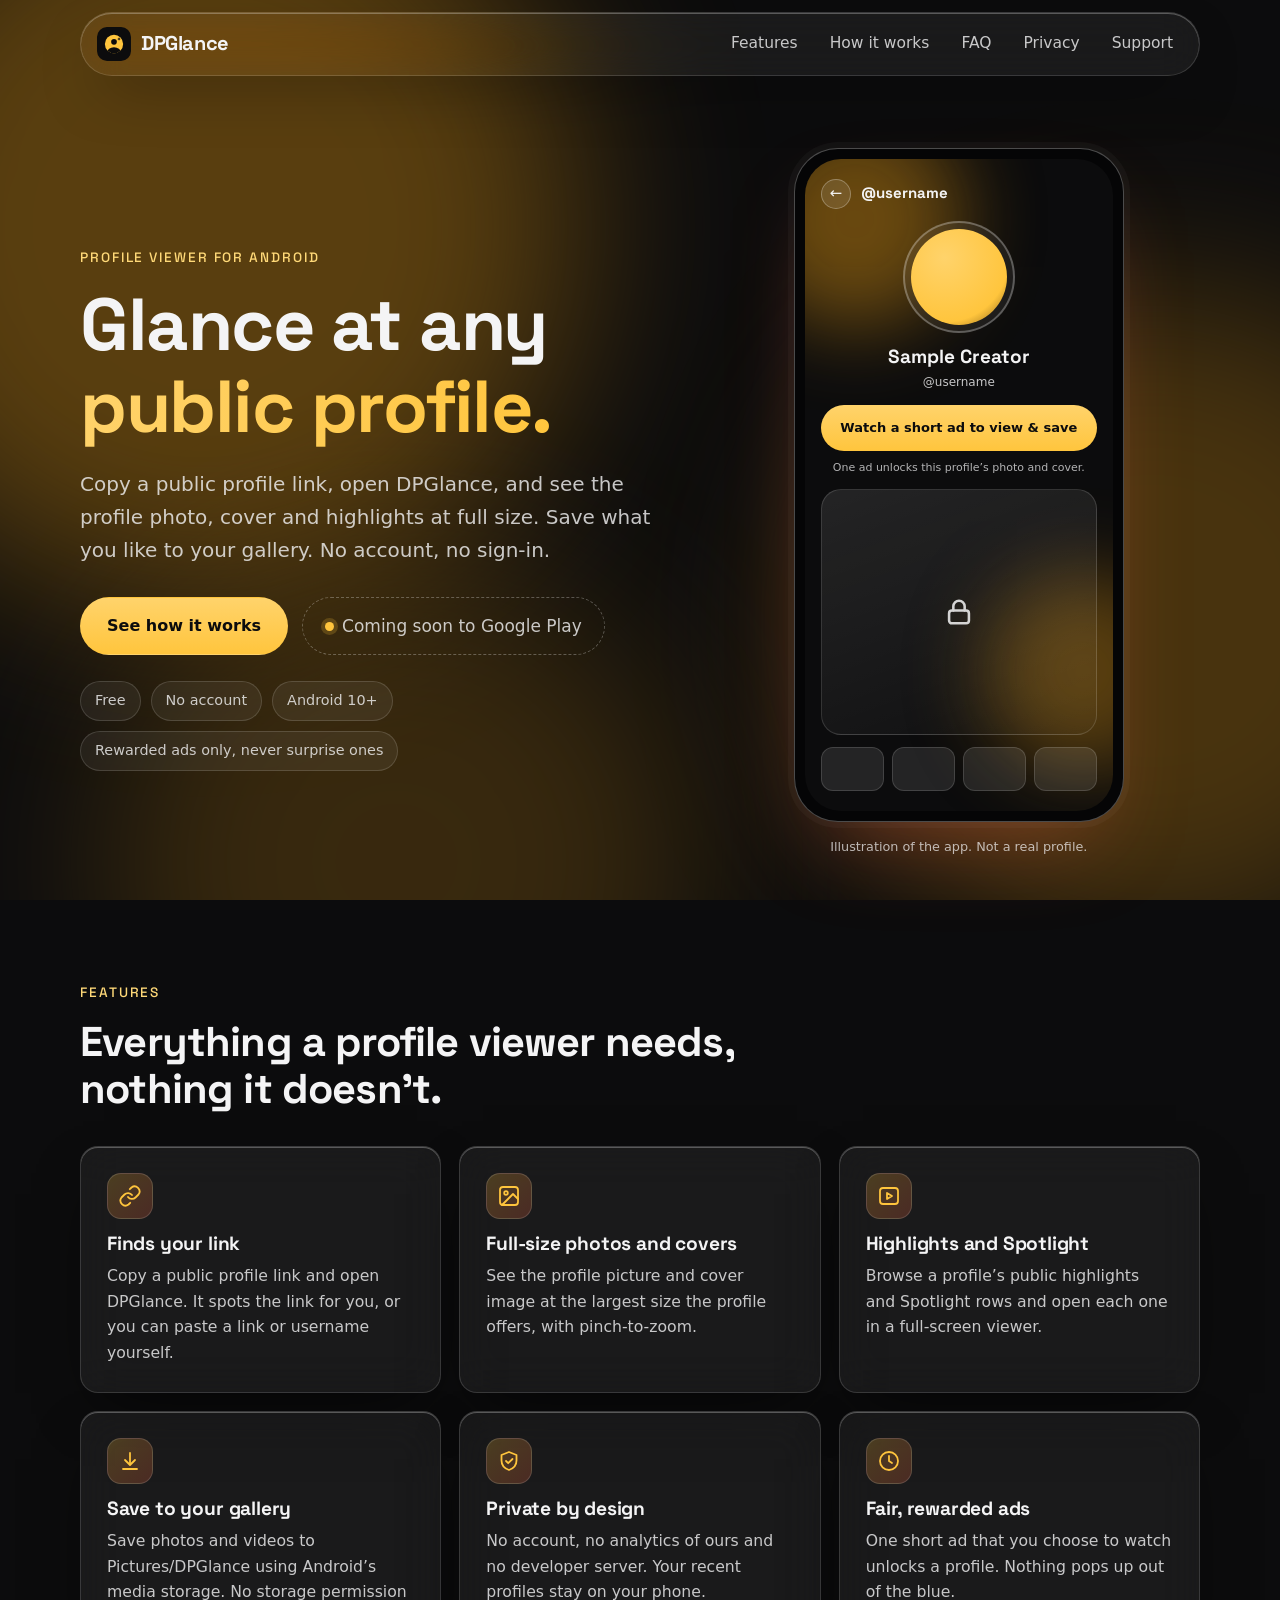
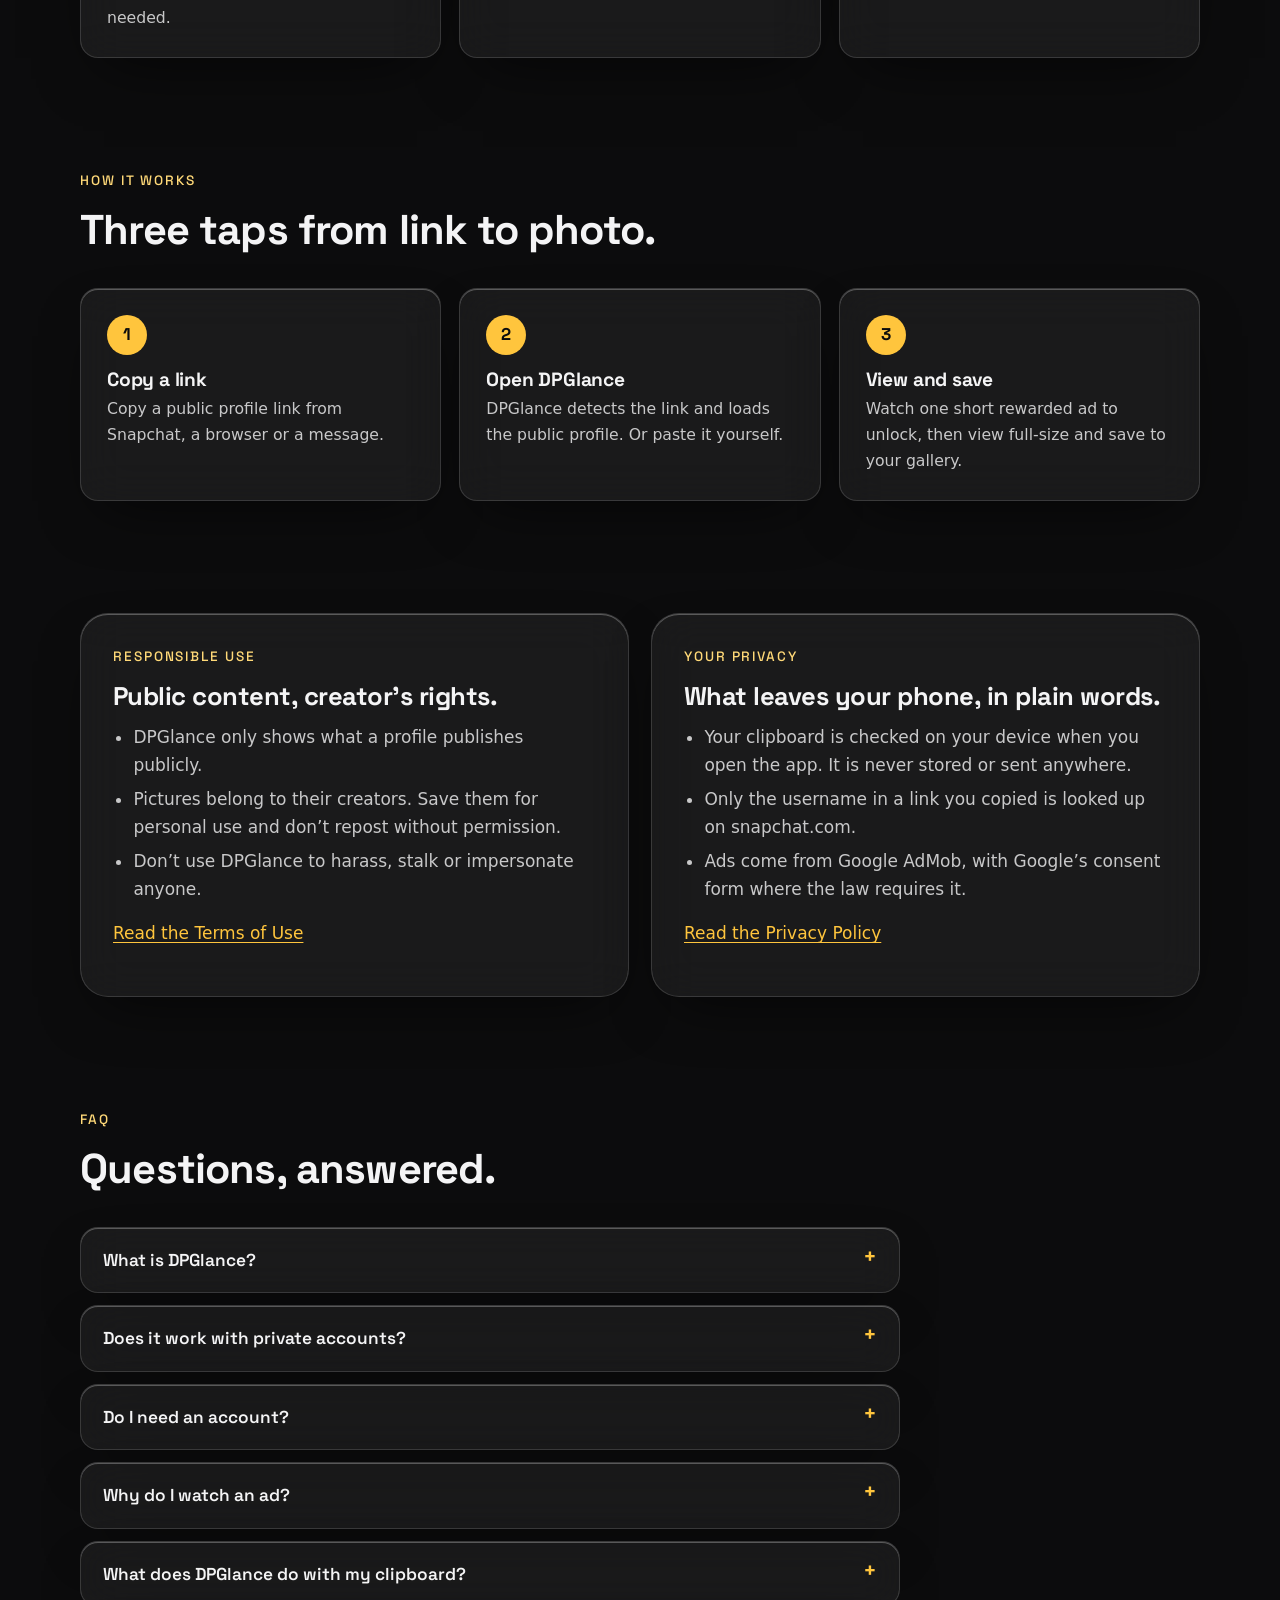
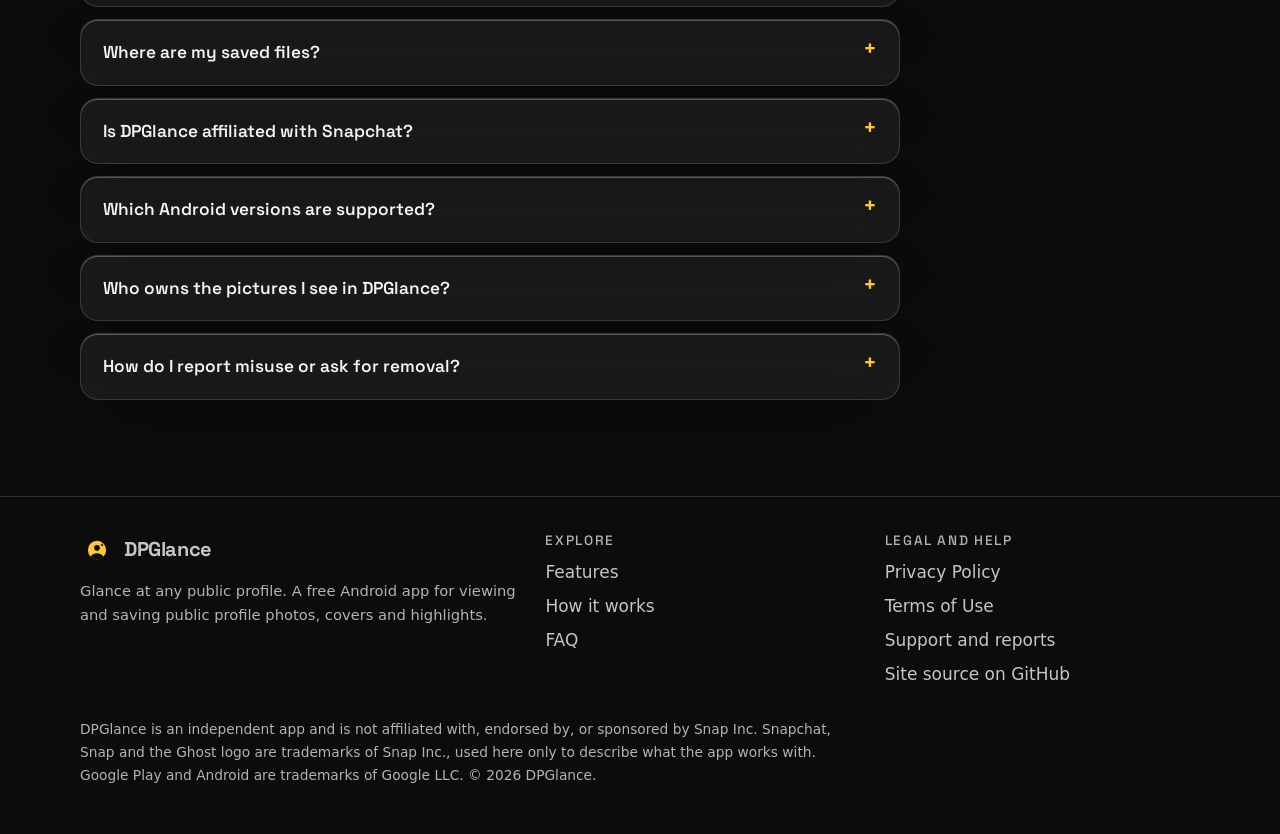
<file: docs/index.html>
<!doctype html>
<html lang="en">
<head>
<meta charset="utf-8">
<meta name="viewport" content="width=device-width,initial-scale=1">
<title>DPGlance: view public profile photos, covers and highlights</title>
<meta name="description" content="DPGlance is a free Android app. Copy a public profile link to view the profile photo, cover and highlights at full size and save them. No account needed.">
<link rel="canonical" href="https://soham-tejani.github.io/dpglance/">
<meta name="robots" content="index,follow,max-image-preview:large">
<meta name="theme-color" content="#0c0c0d">
<meta name="color-scheme" content="dark">
<meta property="og:type" content="website">
<meta property="og:site_name" content="DPGlance">
<meta property="og:title" content="DPGlance: view public profile photos, covers and highlights">
<meta property="og:description" content="DPGlance is a free Android app. Copy a public profile link to view the profile photo, cover and highlights at full size and save them. No account needed.">
<meta property="og:url" content="https://soham-tejani.github.io/dpglance/">
<meta property="og:image" content="https://soham-tejani.github.io/dpglance/assets/img/og-image.png">
<meta property="og:image:width" content="1200">
<meta property="og:image:height" content="630">
<meta property="og:image:alt" content="DPGlance app icon, an amber profile avatar with a dark sparkle, on a dark glass background">
<meta property="og:locale" content="en_US">
<meta name="twitter:card" content="summary_large_image">
<meta name="twitter:title" content="DPGlance: view public profile photos, covers and highlights">
<meta name="twitter:description" content="DPGlance is a free Android app. Copy a public profile link to view the profile photo, cover and highlights at full size and save them. No account needed.">
<meta name="twitter:image" content="https://soham-tejani.github.io/dpglance/assets/img/og-image.png">
<meta name="twitter:image:alt" content="DPGlance app icon, an amber profile avatar with a dark sparkle, on a dark glass background">
<link rel="icon" href="assets/img/favicon.svg" type="image/svg+xml">
<link rel="icon" href="favicon.ico" sizes="48x48">
<link rel="apple-touch-icon" href="assets/img/apple-touch-icon.png">
<link rel="manifest" href="manifest.webmanifest">
<link rel="preload" href="assets/fonts/space-grotesk.woff2" as="font" type="font/woff2" crossorigin>
<link rel="stylesheet" href="assets/css/style.css">
<script type="application/ld+json">{"@context":"https://schema.org","@type":"WebSite","name":"DPGlance","url":"https://soham-tejani.github.io/dpglance/","description":"DPGlance is a free Android app. Copy a public profile link to view the profile photo, cover and highlights at full size and save them. No account needed.","inLanguage":"en"}</script>
<script type="application/ld+json">{"@context":"https://schema.org","@type":"SoftwareApplication","name":"DPGlance","description":"DPGlance is a free Android app. Copy a public profile link to view the profile photo, cover and highlights at full size and save them. No account needed.","url":"https://soham-tejani.github.io/dpglance/","image":"https://soham-tejani.github.io/dpglance/assets/img/og-image.png","applicationCategory":"UtilitiesApplication","operatingSystem":"ANDROID","offers":{"@type":"Offer","price":"0","priceCurrency":"USD"},"featureList":["Detects a copied public profile link","Full-size profile photo and cover","Highlights and Spotlight viewer","Save to your gallery without extra permissions","No account and no developer server"],"isAccessibleForFree":true}</script>
<script type="application/ld+json">{"@context":"https://schema.org","@type":"FAQPage","mainEntity":[{"@type":"Question","name":"What is DPGlance?","acceptedAnswer":{"@type":"Answer","text":"DPGlance is a free Android app that shows the public photos on a profile (the profile picture, cover image and highlights) at full size from a link you copy, and lets you save them to your gallery."}},{"@type":"Question","name":"Does it work with private accounts?","acceptedAnswer":{"@type":"Answer","text":"No. DPGlance only shows what a profile publishes publicly. A personal account without a public profile photo shows a “no public photo” message. DPGlance never asks you to sign in and never shows anything that is not already public."}},{"@type":"Question","name":"Do I need an account?","acceptedAnswer":{"@type":"Answer","text":"No. DPGlance has no accounts, no sign-in and no developer server."}},{"@type":"Question","name":"Why do I watch an ad?","acceptedAnswer":{"@type":"Answer","text":"DPGlance is free. Unlocking a profile’s photo and cover, or a highlight, takes one short rewarded ad from Google AdMob. You always choose to start it, and nothing pops up unexpectedly. If an ad can’t load after a couple of tries, DPGlance lets you continue."}},{"@type":"Question","name":"What does DPGlance do with my clipboard?","acceptedAnswer":{"@type":"Answer","text":"Each time you open the app, it checks on your device whether the text you most recently copied is a Snapchat profile link. Nothing from your clipboard is stored or sent anywhere, except the username in that link, which is looked up on snapchat.com. Details are in the Privacy Policy."}},{"@type":"Question","name":"Where are my saved files?","acceptedAnswer":{"@type":"Answer","text":"Photos are saved to Pictures/DPGlance/username and videos to Movies/DPGlance/username on your phone, using Android’s standard media storage, so DPGlance needs no storage permission."}},{"@type":"Question","name":"Is DPGlance affiliated with Snapchat?","acceptedAnswer":{"@type":"Answer","text":"No. DPGlance is an independent app and is not affiliated with, endorsed by, or sponsored by Snap Inc. Snapchat and the Ghost logo are trademarks of Snap Inc."}},{"@type":"Question","name":"Which Android versions are supported?","acceptedAnswer":{"@type":"Answer","text":"Android 10 (API level 29) and later."}},{"@type":"Question","name":"Who owns the pictures I see in DPGlance?","acceptedAnswer":{"@type":"Answer","text":"Their creators. Save images for personal use only, and don’t repost them without the creator’s permission."}},{"@type":"Question","name":"How do I report misuse or ask for removal?","acceptedAnswer":{"@type":"Answer","text":"Open a support request on the Support page. DPGlance only reads what a profile already publishes on Snapchat, so the quickest way to stop a profile appearing is to change that profile’s visibility in Snapchat. We also review every request."}}]}</script>
</head><body>
<a class="skip" href="#main">Skip to content</a>
<div class="aurora" aria-hidden="true"><i></i><i></i><i></i></div>
<header class="site-header">
<div class="wrap">
<nav class="nav glass" aria-label="Main">
<a class="brand" href="./"><img src="assets/img/logo.svg" width="34" height="34" alt="">DPGlance</a>
<button class="menu-btn" type="button" aria-expanded="false" aria-controls="menu">Menu</button>
<ul id="menu">
<li><a href="./#features">Features</a></li>
<li><a href="./#how">How it works</a></li>
<li><a href="./#faq">FAQ</a></li>
<li><a href="privacy/">Privacy</a></li>
<li><a href="support/">Support</a></li>
</ul>
</nav>
</div>
</header>

<main id="main">
<div class="wrap hero">
<div>
<p class="eyebrow">Profile viewer for Android</p>
<h1>Glance at any <span class="grad">public profile.</span></h1>
<p class="lead" style="margin-top:20px">Copy a public profile link, open DPGlance, and see the profile photo, cover and highlights at full size. Save what you like to your gallery. No account, no sign-in.</p>
<div class="cta">
<a class="btn primary" href="#how">See how it works</a>
<span class="soon"><span class="dot" aria-hidden="true"></span>Coming soon to Google Play</span>
</div>
<ul class="chips" aria-label="Highlights">
<li>Free</li><li>No account</li><li>Android 10+</li><li>Rewarded ads only, never surprise ones</li>
</ul>
</div>
<div class="reveal">
<div class="phone" role="img" aria-label="Illustration of the DPGlance profile screen: a round profile picture, a Watch a short ad to view and save button, a locked cover image and a row of highlights.">
<div class="screen">
<span class="orb o1"></span><span class="orb o2"></span>
<div class="bar"><b>&larr;</b>@username</div>
<div class="dp"><span></span></div>
<div class="name">Sample Creator</div>
<div class="handle">@username</div>
<div class="watch">Watch a short ad to view &amp; save</div>
<div class="hint">One ad unlocks this profile&rsquo;s photo and cover.</div>
<div class="cover"><svg viewBox="0 0 24 24" fill="none" stroke="#f4f4f5" stroke-width="1.8" stroke-linecap="round" stroke-linejoin="round"><rect x="5" y="11" width="14" height="9" rx="2"/><path d="M8 11V8a4 4 0 0 1 8 0v3"/></svg></div>
<div class="hl"><i></i><i></i><i></i><i></i></div>
</div>
</div>
<p class="caption">Illustration of the app. Not a real profile.</p>
</div>
</div>

<section id="features" aria-labelledby="f-h">
<div class="wrap">
<div class="head reveal"><p class="eyebrow">Features</p><h2 id="f-h">Everything a profile viewer needs, nothing it doesn&rsquo;t.</h2></div>
<div class="grid">
<article class="card glass reveal"><span class="ico" aria-hidden="true"><svg viewBox="0 0 24 24"><path d="M10 13a5 5 0 0 0 7.5.5l3-3a5 5 0 0 0-7-7l-1.7 1.7"/><path d="M14 11a5 5 0 0 0-7.5-.5l-3 3a5 5 0 0 0 7 7l1.7-1.7"/></svg></span><h3>Finds your link</h3><p>Copy a public profile link and open DPGlance. It spots the link for you, or you can paste a link or username yourself.</p></article>
<article class="card glass reveal"><span class="ico" aria-hidden="true"><svg viewBox="0 0 24 24"><rect x="3" y="3" width="18" height="18" rx="3"/><circle cx="9" cy="9" r="1.8"/><path d="m21 15-5-5L5 21"/></svg></span><h3>Full-size photos and covers</h3><p>See the profile picture and cover image at the largest size the profile offers, with pinch-to-zoom.</p></article>
<article class="card glass reveal"><span class="ico" aria-hidden="true"><svg viewBox="0 0 24 24"><rect x="3" y="4" width="18" height="16" rx="3"/><path d="m10 9 5 3-5 3z"/></svg></span><h3>Highlights and Spotlight</h3><p>Browse a profile&rsquo;s public highlights and Spotlight rows and open each one in a full-screen viewer.</p></article>
<article class="card glass reveal"><span class="ico" aria-hidden="true"><svg viewBox="0 0 24 24"><path d="M12 4v11"/><path d="m7 11 5 5 5-5"/><path d="M5 20h14"/></svg></span><h3>Save to your gallery</h3><p>Save photos and videos to Pictures/DPGlance using Android&rsquo;s media storage. No storage permission needed.</p></article>
<article class="card glass reveal"><span class="ico" aria-hidden="true"><svg viewBox="0 0 24 24"><path d="M12 3 4.5 6v5.5c0 4.5 3.2 8 7.5 9.5 4.3-1.5 7.5-5 7.5-9.5V6z"/><path d="m9 12 2.2 2.2L15.5 10"/></svg></span><h3>Private by design</h3><p>No account, no analytics of ours and no developer server. Your recent profiles stay on your phone.</p></article>
<article class="card glass reveal"><span class="ico" aria-hidden="true"><svg viewBox="0 0 24 24"><circle cx="12" cy="12" r="9"/><path d="M12 7v5l3 2"/></svg></span><h3>Fair, rewarded ads</h3><p>One short ad that you choose to watch unlocks a profile. Nothing pops up out of the blue.</p></article>
</div>
</div>
</section>

<section id="how" aria-labelledby="h-h">
<div class="wrap">
<div class="head reveal"><p class="eyebrow">How it works</p><h2 id="h-h">Three taps from link to photo.</h2></div>
<ol class="steps">
<li class="glass reveal"><h3>Copy a link</h3><p>Copy a public profile link from Snapchat, a browser or a message.</p></li>
<li class="glass reveal"><h3>Open DPGlance</h3><p>DPGlance detects the link and loads the public profile. Or paste it yourself.</p></li>
<li class="glass reveal"><h3>View and save</h3><p>Watch one short rewarded ad to unlock, then view full-size and save to your gallery.</p></li>
</ol>
</div>
</section>

<section aria-labelledby="r-h">
<div class="wrap split">
<div class="panel glass reveal">
<p class="eyebrow">Responsible use</p>
<h2 id="r-h" style="font-size:1.6rem">Public content, creator&rsquo;s rights.</h2>
<ul>
<li>DPGlance only shows what a profile publishes publicly.</li>
<li>Pictures belong to their creators. Save them for personal use and don&rsquo;t repost without permission.</li>
<li>Don&rsquo;t use DPGlance to harass, stalk or impersonate anyone.</li>
</ul>
<p style="margin-top:16px"><a href="terms/">Read the Terms of Use</a></p>
</div>
<div class="panel glass reveal">
<p class="eyebrow">Your privacy</p>
<h2 style="font-size:1.6rem">What leaves your phone, in plain words.</h2>
<ul>
<li>Your clipboard is checked on your device when you open the app. It is never stored or sent anywhere.</li>
<li>Only the username in a link you copied is looked up on snapchat.com.</li>
<li>Ads come from Google AdMob, with Google&rsquo;s consent form where the law requires it.</li>
</ul>
<p style="margin-top:16px"><a href="privacy/">Read the Privacy Policy</a></p>
</div>
</div>
</section>

<section id="faq" aria-labelledby="q-h">
<div class="wrap">
<div class="head reveal"><p class="eyebrow">FAQ</p><h2 id="q-h">Questions, answered.</h2></div>
<div class="faq">
<details class="glass"><summary>What is DPGlance?</summary><p>DPGlance is a free Android app that shows the public photos on a profile (the profile picture, cover image and highlights) at full size from a link you copy, and lets you save them to your gallery.</p></details>
<details class="glass"><summary>Does it work with private accounts?</summary><p>No. DPGlance only shows what a profile publishes publicly. A personal account without a public profile photo shows a “no public photo” message. DPGlance never asks you to sign in and never shows anything that is not already public.</p></details>
<details class="glass"><summary>Do I need an account?</summary><p>No. DPGlance has no accounts, no sign-in and no developer server.</p></details>
<details class="glass"><summary>Why do I watch an ad?</summary><p>DPGlance is free. Unlocking a profile’s photo and cover, or a highlight, takes one short rewarded ad from Google AdMob. You always choose to start it, and nothing pops up unexpectedly. If an ad can’t load after a couple of tries, DPGlance lets you continue.</p></details>
<details class="glass"><summary>What does DPGlance do with my clipboard?</summary><p>Each time you open the app, it checks on your device whether the text you most recently copied is a Snapchat profile link. Nothing from your clipboard is stored or sent anywhere, except the username in that link, which is looked up on snapchat.com. Details are in the <a href="privacy/">Privacy Policy</a>.</p></details>
<details class="glass"><summary>Where are my saved files?</summary><p>Photos are saved to Pictures/DPGlance/username and videos to Movies/DPGlance/username on your phone, using Android’s standard media storage, so DPGlance needs no storage permission.</p></details>
<details class="glass"><summary>Is DPGlance affiliated with Snapchat?</summary><p>No. DPGlance is an independent app and is not affiliated with, endorsed by, or sponsored by Snap Inc. Snapchat and the Ghost logo are trademarks of Snap Inc.</p></details>
<details class="glass"><summary>Which Android versions are supported?</summary><p>Android 10 (API level 29) and later.</p></details>
<details class="glass"><summary>Who owns the pictures I see in DPGlance?</summary><p>Their creators. Save images for personal use only, and don’t repost them without the creator’s permission.</p></details>
<details class="glass"><summary>How do I report misuse or ask for removal?</summary><p>Open a support request on the <a href="support/">Support page</a>. DPGlance only reads what a profile already publishes on Snapchat, so the quickest way to stop a profile appearing is to change that profile’s visibility in Snapchat. We also review every request.</p></details>
</div>
</div>
</section>
</main>
<footer>
<div class="wrap foot">
<div>
<a class="brand" href="./"><img src="assets/img/logo.svg" width="34" height="34" alt="">DPGlance</a>
<p class="meta" style="margin-top:12px">Glance at any public profile. A free Android app for viewing and saving public profile photos, covers and highlights.</p>
</div>
<div>
<h2>Explore</h2>
<ul>
<li><a href="./#features">Features</a></li>
<li><a href="./#how">How it works</a></li>
<li><a href="./#faq">FAQ</a></li>
</ul>
</div>
<div>
<h2>Legal and help</h2>
<ul>
<li><a href="privacy/">Privacy Policy</a></li>
<li><a href="terms/">Terms of Use</a></li>
<li><a href="support/">Support and reports</a></li>
<li><a href="https://github.com/soham-tejani/dpglance" rel="noopener">Site source on GitHub</a></li>
</ul>
</div>
<p class="legal">DPGlance is an independent app and is not affiliated with, endorsed by, or sponsored by Snap Inc. Snapchat, Snap and the Ghost logo are trademarks of Snap Inc., used here only to describe what the app works with. Google Play and Android are trademarks of Google LLC. &copy; 2026 DPGlance.</p>
</div>
</footer>
<script src="assets/js/main.js" defer></script>
</body>
</html>
</file>
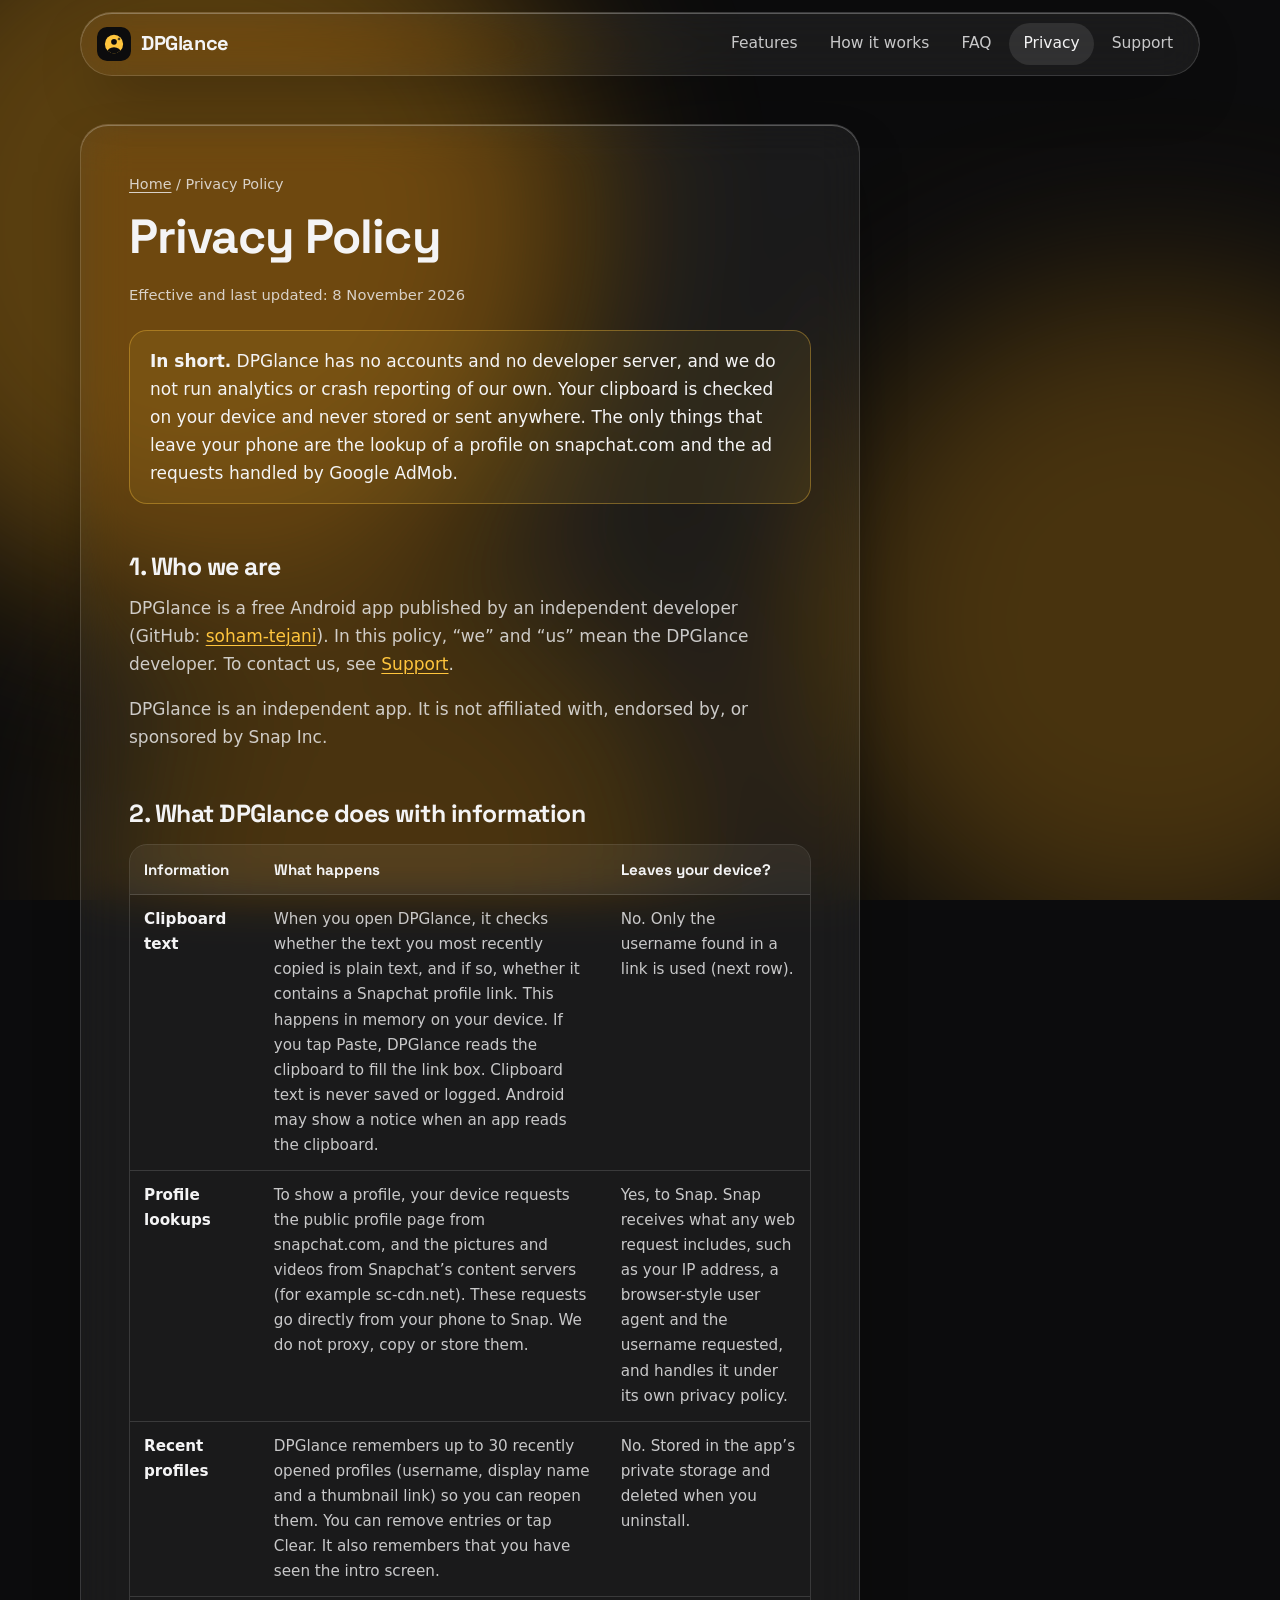
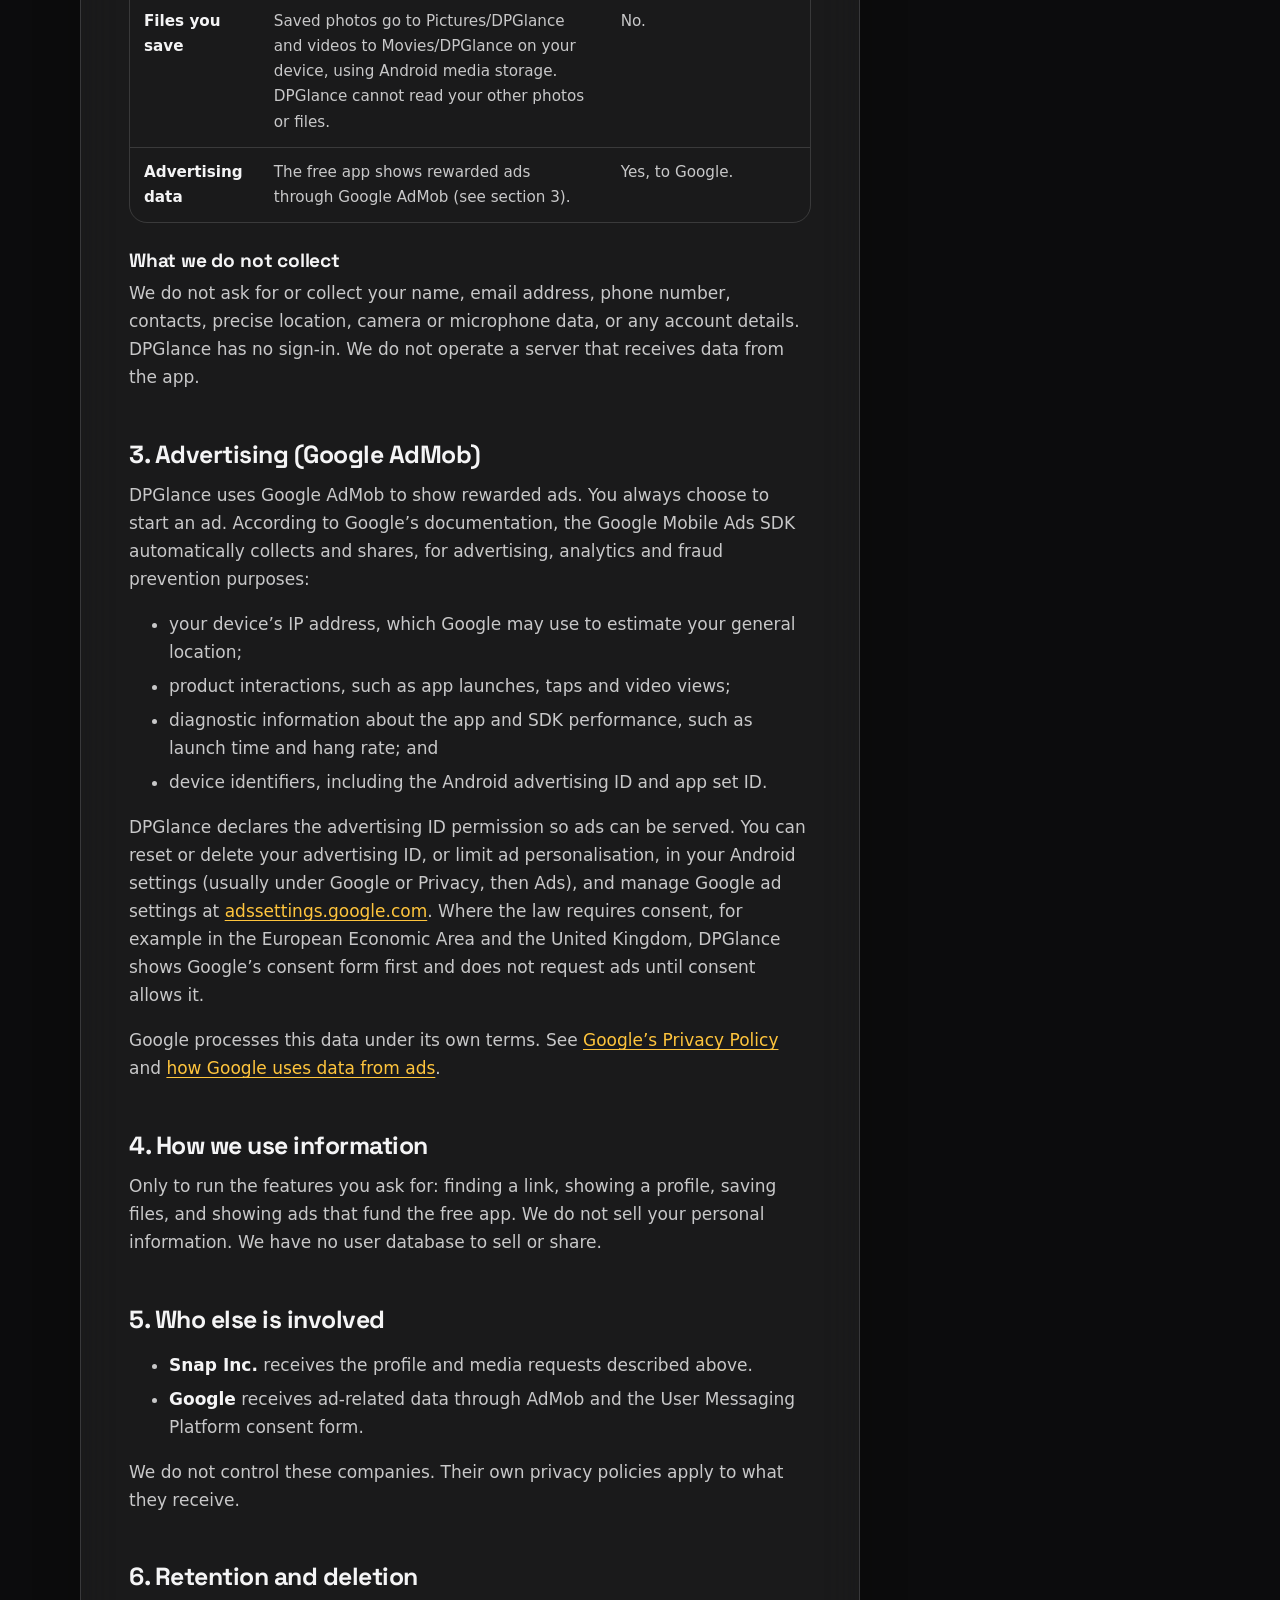
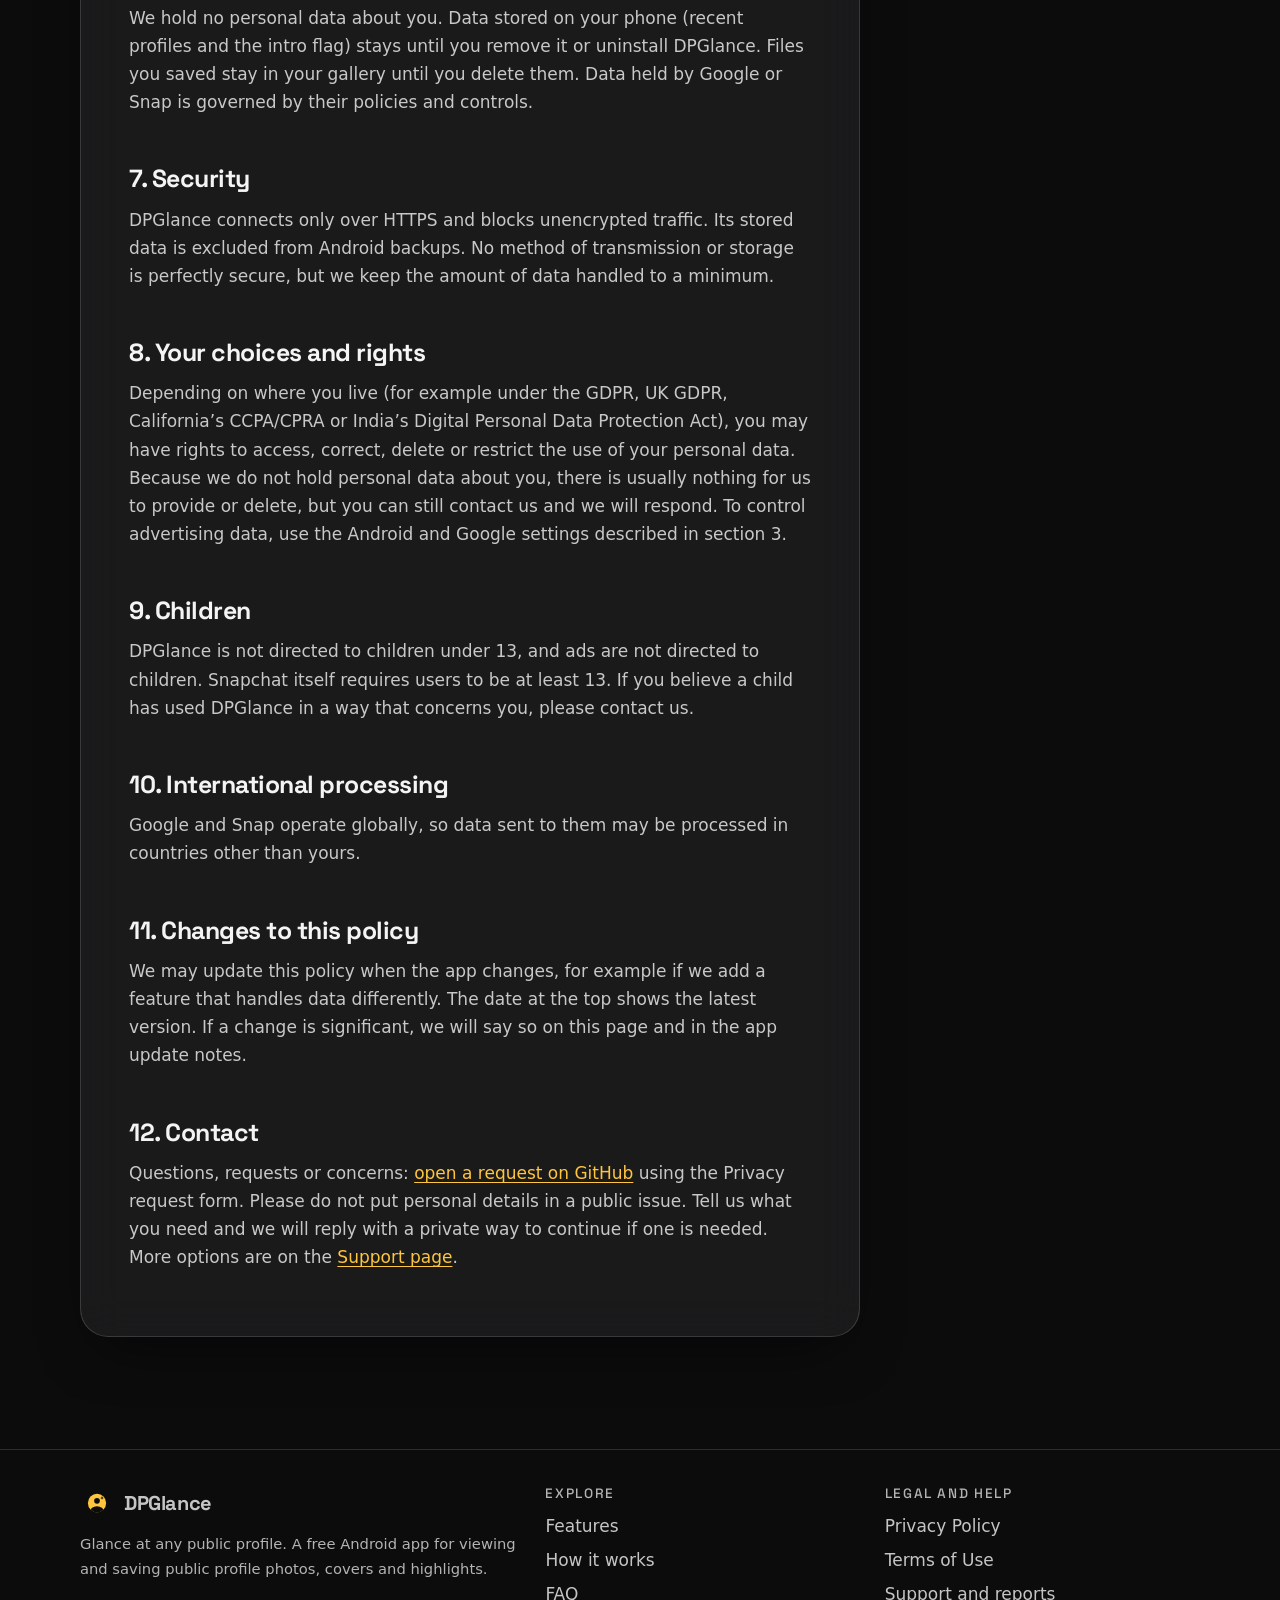
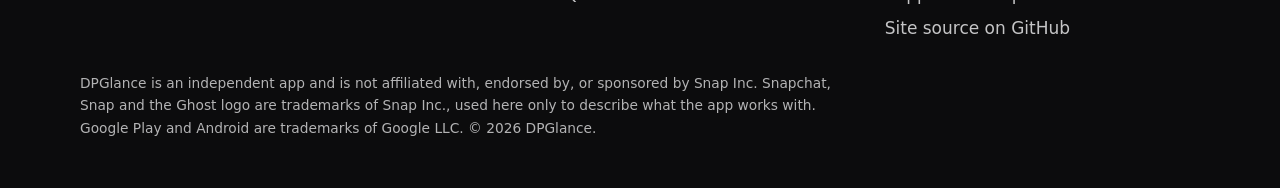
<file: docs/privacy/index.html>
<!doctype html>
<html lang="en">
<head>
<meta charset="utf-8">
<meta name="viewport" content="width=device-width,initial-scale=1">
<title>Privacy Policy | DPGlance</title>
<meta name="description" content="How DPGlance handles your data: clipboard checks happen on your device, no accounts or developer server, and ads come from Google AdMob with consent where required.">
<link rel="canonical" href="https://soham-tejani.github.io/dpglance/privacy/">
<meta name="robots" content="index,follow,max-image-preview:large">
<meta name="theme-color" content="#0c0c0d">
<meta name="color-scheme" content="dark">
<meta property="og:type" content="website">
<meta property="og:site_name" content="DPGlance">
<meta property="og:title" content="Privacy Policy | DPGlance">
<meta property="og:description" content="How DPGlance handles your data: clipboard checks happen on your device, no accounts or developer server, and ads come from Google AdMob with consent where required.">
<meta property="og:url" content="https://soham-tejani.github.io/dpglance/privacy/">
<meta property="og:image" content="https://soham-tejani.github.io/dpglance/assets/img/og-image.png">
<meta property="og:image:width" content="1200">
<meta property="og:image:height" content="630">
<meta property="og:image:alt" content="DPGlance app icon, an amber profile avatar with a dark sparkle, on a dark glass background">
<meta property="og:locale" content="en_US">
<meta name="twitter:card" content="summary_large_image">
<meta name="twitter:title" content="Privacy Policy | DPGlance">
<meta name="twitter:description" content="How DPGlance handles your data: clipboard checks happen on your device, no accounts or developer server, and ads come from Google AdMob with consent where required.">
<meta name="twitter:image" content="https://soham-tejani.github.io/dpglance/assets/img/og-image.png">
<meta name="twitter:image:alt" content="DPGlance app icon, an amber profile avatar with a dark sparkle, on a dark glass background">
<link rel="icon" href="../assets/img/favicon.svg" type="image/svg+xml">
<link rel="icon" href="../favicon.ico" sizes="48x48">
<link rel="apple-touch-icon" href="../assets/img/apple-touch-icon.png">
<link rel="manifest" href="../manifest.webmanifest">
<link rel="preload" href="../assets/fonts/space-grotesk.woff2" as="font" type="font/woff2" crossorigin>
<link rel="stylesheet" href="../assets/css/style.css">
<script type="application/ld+json">{"@context":"https://schema.org","@type":"BreadcrumbList","itemListElement":[{"@type":"ListItem","position":1,"name":"DPGlance","item":"https://soham-tejani.github.io/dpglance/"},{"@type":"ListItem","position":2,"name":"Privacy Policy","item":"https://soham-tejani.github.io/dpglance/privacy/"}]}</script>
</head><body>
<a class="skip" href="#main">Skip to content</a>
<div class="aurora" aria-hidden="true"><i></i><i></i><i></i></div>
<header class="site-header">
<div class="wrap">
<nav class="nav glass" aria-label="Main">
<a class="brand" href="../"><img src="../assets/img/logo.svg" width="34" height="34" alt="">DPGlance</a>
<button class="menu-btn" type="button" aria-expanded="false" aria-controls="menu">Menu</button>
<ul id="menu">
<li><a href="../#features">Features</a></li>
<li><a href="../#how">How it works</a></li>
<li><a href="../#faq">FAQ</a></li>
<li><a href="../privacy/" aria-current="page">Privacy</a></li>
<li><a href="../support/">Support</a></li>
</ul>
</nav>
</div>
</header>

<main id="main" class="page">
<div class="wrap">
<article class="prose glass">
<p class="crumbs"><a href="../">Home</a> / Privacy Policy</p>
<h1>Privacy Policy</h1>
<p class="meta">Effective and last updated: 8 November 2026</p>

<div class="note"><p><strong>In short.</strong> DPGlance has no accounts and no developer server, and we do not run analytics or crash reporting of our own. Your clipboard is checked on your device and never stored or sent anywhere. The only things that leave your phone are the lookup of a profile on snapchat.com and the ad requests handled by Google AdMob.</p></div>

<h2>1. Who we are</h2>
<p>DPGlance is a free Android app published by an independent developer (GitHub: <a href="https://github.com/soham-tejani" rel="noopener">soham-tejani</a>). In this policy, &ldquo;we&rdquo; and &ldquo;us&rdquo; mean the DPGlance developer. To contact us, see <a href="../support/">Support</a>.</p>
<p>DPGlance is an independent app. It is not affiliated with, endorsed by, or sponsored by Snap Inc.</p>

<h2>2. What DPGlance does with information</h2>
<div class="tbl"><table>
<thead><tr><th scope="col">Information</th><th scope="col">What happens</th><th scope="col">Leaves your device?</th></tr></thead>
<tbody>
<tr><td><strong>Clipboard text</strong></td><td>When you open DPGlance, it checks whether the text you most recently copied is plain text, and if so, whether it contains a Snapchat profile link. This happens in memory on your device. If you tap Paste, DPGlance reads the clipboard to fill the link box. Clipboard text is never saved or logged. Android may show a notice when an app reads the clipboard.</td><td>No. Only the username found in a link is used (next row).</td></tr>
<tr><td><strong>Profile lookups</strong></td><td>To show a profile, your device requests the public profile page from snapchat.com, and the pictures and videos from Snapchat&rsquo;s content servers (for example sc-cdn.net). These requests go directly from your phone to Snap. We do not proxy, copy or store them.</td><td>Yes, to Snap. Snap receives what any web request includes, such as your IP address, a browser-style user agent and the username requested, and handles it under its own privacy policy.</td></tr>
<tr><td><strong>Recent profiles</strong></td><td>DPGlance remembers up to 30 recently opened profiles (username, display name and a thumbnail link) so you can reopen them. You can remove entries or tap Clear. It also remembers that you have seen the intro screen.</td><td>No. Stored in the app&rsquo;s private storage and deleted when you uninstall.</td></tr>
<tr><td><strong>Files you save</strong></td><td>Saved photos go to Pictures/DPGlance and videos to Movies/DPGlance on your device, using Android media storage. DPGlance cannot read your other photos or files.</td><td>No.</td></tr>
<tr><td><strong>Advertising data</strong></td><td>The free app shows rewarded ads through Google AdMob (see section 3).</td><td>Yes, to Google.</td></tr>
</tbody></table></div>

<h3>What we do not collect</h3>
<p>We do not ask for or collect your name, email address, phone number, contacts, precise location, camera or microphone data, or any account details. DPGlance has no sign-in. We do not operate a server that receives data from the app.</p>

<h2>3. Advertising (Google AdMob)</h2>
<p>DPGlance uses Google AdMob to show rewarded ads. You always choose to start an ad. According to Google&rsquo;s documentation, the Google Mobile Ads SDK automatically collects and shares, for advertising, analytics and fraud prevention purposes:</p>
<ul>
<li>your device&rsquo;s IP address, which Google may use to estimate your general location;</li>
<li>product interactions, such as app launches, taps and video views;</li>
<li>diagnostic information about the app and SDK performance, such as launch time and hang rate; and</li>
<li>device identifiers, including the Android advertising ID and app set ID.</li>
</ul>
<p>DPGlance declares the advertising ID permission so ads can be served. You can reset or delete your advertising ID, or limit ad personalisation, in your Android settings (usually under Google or Privacy, then Ads), and manage Google ad settings at <a href="https://adssettings.google.com" rel="noopener">adssettings.google.com</a>. Where the law requires consent, for example in the European Economic Area and the United Kingdom, DPGlance shows Google&rsquo;s consent form first and does not request ads until consent allows it.</p>
<p>Google processes this data under its own terms. See <a href="https://policies.google.com/privacy" rel="noopener">Google&rsquo;s Privacy Policy</a> and <a href="https://policies.google.com/technologies/ads" rel="noopener">how Google uses data from ads</a>.</p>

<h2>4. How we use information</h2>
<p>Only to run the features you ask for: finding a link, showing a profile, saving files, and showing ads that fund the free app. We do not sell your personal information. We have no user database to sell or share.</p>

<h2>5. Who else is involved</h2>
<ul>
<li><strong>Snap Inc.</strong> receives the profile and media requests described above.</li>
<li><strong>Google</strong> receives ad-related data through AdMob and the User Messaging Platform consent form.</li>
</ul>
<p>We do not control these companies. Their own privacy policies apply to what they receive.</p>

<h2>6. Retention and deletion</h2>
<p>We hold no personal data about you. Data stored on your phone (recent profiles and the intro flag) stays until you remove it or uninstall DPGlance. Files you saved stay in your gallery until you delete them. Data held by Google or Snap is governed by their policies and controls.</p>

<h2>7. Security</h2>
<p>DPGlance connects only over HTTPS and blocks unencrypted traffic. Its stored data is excluded from Android backups. No method of transmission or storage is perfectly secure, but we keep the amount of data handled to a minimum.</p>

<h2>8. Your choices and rights</h2>
<p>Depending on where you live (for example under the GDPR, UK GDPR, California&rsquo;s CCPA/CPRA or India&rsquo;s Digital Personal Data Protection Act), you may have rights to access, correct, delete or restrict the use of your personal data. Because we do not hold personal data about you, there is usually nothing for us to provide or delete, but you can still contact us and we will respond. To control advertising data, use the Android and Google settings described in section 3.</p>

<h2>9. Children</h2>
<p>DPGlance is not directed to children under 13, and ads are not directed to children. Snapchat itself requires users to be at least 13. If you believe a child has used DPGlance in a way that concerns you, please contact us.</p>

<h2>10. International processing</h2>
<p>Google and Snap operate globally, so data sent to them may be processed in countries other than yours.</p>

<h2>11. Changes to this policy</h2>
<p>We may update this policy when the app changes, for example if we add a feature that handles data differently. The date at the top shows the latest version. If a change is significant, we will say so on this page and in the app update notes.</p>

<h2>12. Contact</h2>
<p>Questions, requests or concerns: <a href="https://github.com/soham-tejani/dpglance/issues/new?template=privacy-request.yml" rel="noopener">open a request on GitHub</a> using the Privacy request form. Please do not put personal details in a public issue. Tell us what you need and we will reply with a private way to continue if one is needed. More options are on the <a href="../support/">Support page</a>.</p>
</article>
</div>
</main>
<footer>
<div class="wrap foot">
<div>
<a class="brand" href="../"><img src="../assets/img/logo.svg" width="34" height="34" alt="">DPGlance</a>
<p class="meta" style="margin-top:12px">Glance at any public profile. A free Android app for viewing and saving public profile photos, covers and highlights.</p>
</div>
<div>
<h2>Explore</h2>
<ul>
<li><a href="../#features">Features</a></li>
<li><a href="../#how">How it works</a></li>
<li><a href="../#faq">FAQ</a></li>
</ul>
</div>
<div>
<h2>Legal and help</h2>
<ul>
<li><a href="../privacy/">Privacy Policy</a></li>
<li><a href="../terms/">Terms of Use</a></li>
<li><a href="../support/">Support and reports</a></li>
<li><a href="https://github.com/soham-tejani/dpglance" rel="noopener">Site source on GitHub</a></li>
</ul>
</div>
<p class="legal">DPGlance is an independent app and is not affiliated with, endorsed by, or sponsored by Snap Inc. Snapchat, Snap and the Ghost logo are trademarks of Snap Inc., used here only to describe what the app works with. Google Play and Android are trademarks of Google LLC. &copy; 2026 DPGlance.</p>
</div>
</footer>
<script src="../assets/js/main.js" defer></script>
</body>
</html>
</file>
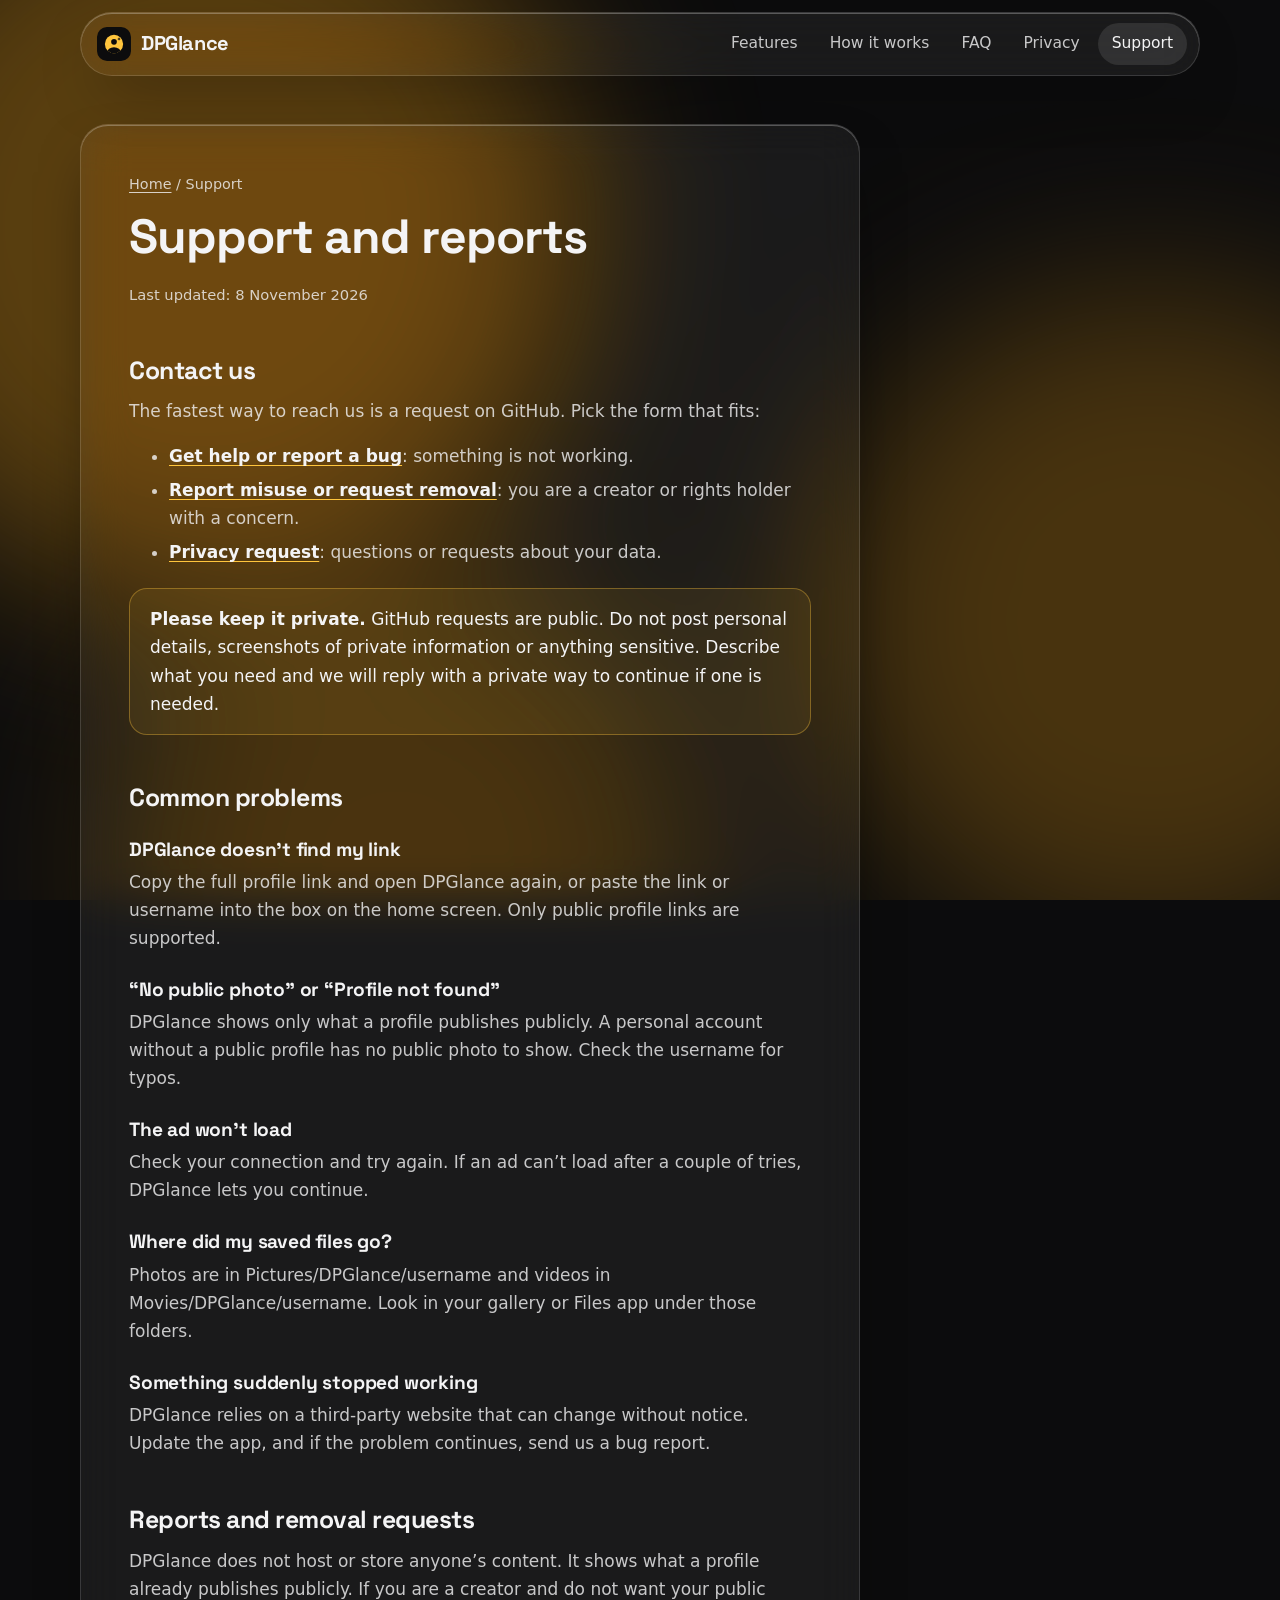
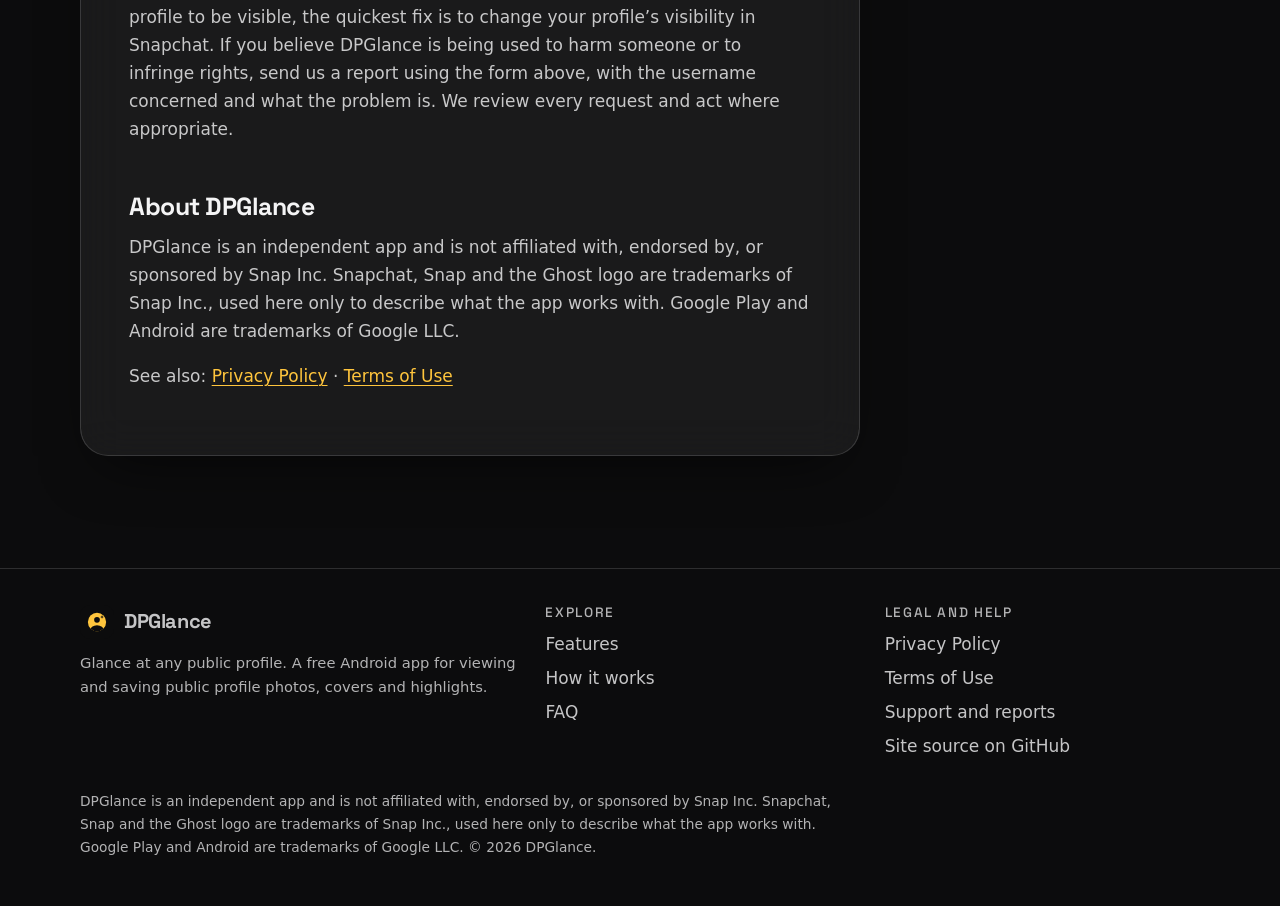
<file: docs/support/index.html>
<!doctype html>
<html lang="en">
<head>
<meta charset="utf-8">
<meta name="viewport" content="width=device-width,initial-scale=1">
<title>Support and reports | DPGlance</title>
<meta name="description" content="Get help with DPGlance, report misuse, make a takedown or removal request, or send a privacy request. Includes fixes for common problems.">
<link rel="canonical" href="https://soham-tejani.github.io/dpglance/support/">
<meta name="robots" content="index,follow,max-image-preview:large">
<meta name="theme-color" content="#0c0c0d">
<meta name="color-scheme" content="dark">
<meta property="og:type" content="website">
<meta property="og:site_name" content="DPGlance">
<meta property="og:title" content="Support and reports | DPGlance">
<meta property="og:description" content="Get help with DPGlance, report misuse, make a takedown or removal request, or send a privacy request. Includes fixes for common problems.">
<meta property="og:url" content="https://soham-tejani.github.io/dpglance/support/">
<meta property="og:image" content="https://soham-tejani.github.io/dpglance/assets/img/og-image.png">
<meta property="og:image:width" content="1200">
<meta property="og:image:height" content="630">
<meta property="og:image:alt" content="DPGlance app icon, an amber profile avatar with a dark sparkle, on a dark glass background">
<meta property="og:locale" content="en_US">
<meta name="twitter:card" content="summary_large_image">
<meta name="twitter:title" content="Support and reports | DPGlance">
<meta name="twitter:description" content="Get help with DPGlance, report misuse, make a takedown or removal request, or send a privacy request. Includes fixes for common problems.">
<meta name="twitter:image" content="https://soham-tejani.github.io/dpglance/assets/img/og-image.png">
<meta name="twitter:image:alt" content="DPGlance app icon, an amber profile avatar with a dark sparkle, on a dark glass background">
<link rel="icon" href="../assets/img/favicon.svg" type="image/svg+xml">
<link rel="icon" href="../favicon.ico" sizes="48x48">
<link rel="apple-touch-icon" href="../assets/img/apple-touch-icon.png">
<link rel="manifest" href="../manifest.webmanifest">
<link rel="preload" href="../assets/fonts/space-grotesk.woff2" as="font" type="font/woff2" crossorigin>
<link rel="stylesheet" href="../assets/css/style.css">
<script type="application/ld+json">{"@context":"https://schema.org","@type":"BreadcrumbList","itemListElement":[{"@type":"ListItem","position":1,"name":"DPGlance","item":"https://soham-tejani.github.io/dpglance/"},{"@type":"ListItem","position":2,"name":"Support","item":"https://soham-tejani.github.io/dpglance/support/"}]}</script>
</head><body>
<a class="skip" href="#main">Skip to content</a>
<div class="aurora" aria-hidden="true"><i></i><i></i><i></i></div>
<header class="site-header">
<div class="wrap">
<nav class="nav glass" aria-label="Main">
<a class="brand" href="../"><img src="../assets/img/logo.svg" width="34" height="34" alt="">DPGlance</a>
<button class="menu-btn" type="button" aria-expanded="false" aria-controls="menu">Menu</button>
<ul id="menu">
<li><a href="../#features">Features</a></li>
<li><a href="../#how">How it works</a></li>
<li><a href="../#faq">FAQ</a></li>
<li><a href="../privacy/">Privacy</a></li>
<li><a href="../support/" aria-current="page">Support</a></li>
</ul>
</nav>
</div>
</header>

<main id="main" class="page">
<div class="wrap">
<article class="prose glass">
<p class="crumbs"><a href="../">Home</a> / Support</p>
<h1>Support and reports</h1>
<p class="meta">Last updated: 8 November 2026</p>

<h2>Contact us</h2>
<p>The fastest way to reach us is a request on GitHub. Pick the form that fits:</p>
<ul>
<li><a href="https://github.com/soham-tejani/dpglance/issues/new?template=support.yml" rel="noopener"><strong>Get help or report a bug</strong></a>: something is not working.</li>
<li><a href="https://github.com/soham-tejani/dpglance/issues/new?template=report-content.yml" rel="noopener"><strong>Report misuse or request removal</strong></a>: you are a creator or rights holder with a concern.</li>
<li><a href="https://github.com/soham-tejani/dpglance/issues/new?template=privacy-request.yml" rel="noopener"><strong>Privacy request</strong></a>: questions or requests about your data.</li>
</ul>
<div class="note"><p><strong>Please keep it private.</strong> GitHub requests are public. Do not post personal details, screenshots of private information or anything sensitive. Describe what you need and we will reply with a private way to continue if one is needed.</p></div>

<h2>Common problems</h2>
<h3>DPGlance doesn&rsquo;t find my link</h3>
<p>Copy the full profile link and open DPGlance again, or paste the link or username into the box on the home screen. Only public profile links are supported.</p>
<h3>&ldquo;No public photo&rdquo; or &ldquo;Profile not found&rdquo;</h3>
<p>DPGlance shows only what a profile publishes publicly. A personal account without a public profile has no public photo to show. Check the username for typos.</p>
<h3>The ad won&rsquo;t load</h3>
<p>Check your connection and try again. If an ad can&rsquo;t load after a couple of tries, DPGlance lets you continue.</p>
<h3>Where did my saved files go?</h3>
<p>Photos are in Pictures/DPGlance/username and videos in Movies/DPGlance/username. Look in your gallery or Files app under those folders.</p>
<h3>Something suddenly stopped working</h3>
<p>DPGlance relies on a third-party website that can change without notice. Update the app, and if the problem continues, send us a bug report.</p>

<h2>Reports and removal requests</h2>
<p>DPGlance does not host or store anyone&rsquo;s content. It shows what a profile already publishes publicly. If you are a creator and do not want your public profile to be visible, the quickest fix is to change your profile&rsquo;s visibility in Snapchat. If you believe DPGlance is being used to harm someone or to infringe rights, send us a report using the form above, with the username concerned and what the problem is. We review every request and act where appropriate.</p>

<h2>About DPGlance</h2>
<p>DPGlance is an independent app and is not affiliated with, endorsed by, or sponsored by Snap Inc. Snapchat, Snap and the Ghost logo are trademarks of Snap Inc., used here only to describe what the app works with. Google Play and Android are trademarks of Google LLC.</p>
<p>See also: <a href="../privacy/">Privacy Policy</a> &middot; <a href="../terms/">Terms of Use</a></p>
</article>
</div>
</main>
<footer>
<div class="wrap foot">
<div>
<a class="brand" href="../"><img src="../assets/img/logo.svg" width="34" height="34" alt="">DPGlance</a>
<p class="meta" style="margin-top:12px">Glance at any public profile. A free Android app for viewing and saving public profile photos, covers and highlights.</p>
</div>
<div>
<h2>Explore</h2>
<ul>
<li><a href="../#features">Features</a></li>
<li><a href="../#how">How it works</a></li>
<li><a href="../#faq">FAQ</a></li>
</ul>
</div>
<div>
<h2>Legal and help</h2>
<ul>
<li><a href="../privacy/">Privacy Policy</a></li>
<li><a href="../terms/">Terms of Use</a></li>
<li><a href="../support/">Support and reports</a></li>
<li><a href="https://github.com/soham-tejani/dpglance" rel="noopener">Site source on GitHub</a></li>
</ul>
</div>
<p class="legal">DPGlance is an independent app and is not affiliated with, endorsed by, or sponsored by Snap Inc. Snapchat, Snap and the Ghost logo are trademarks of Snap Inc., used here only to describe what the app works with. Google Play and Android are trademarks of Google LLC. &copy; 2026 DPGlance.</p>
</div>
</footer>
<script src="../assets/js/main.js" defer></script>
</body>
</html>
</file>
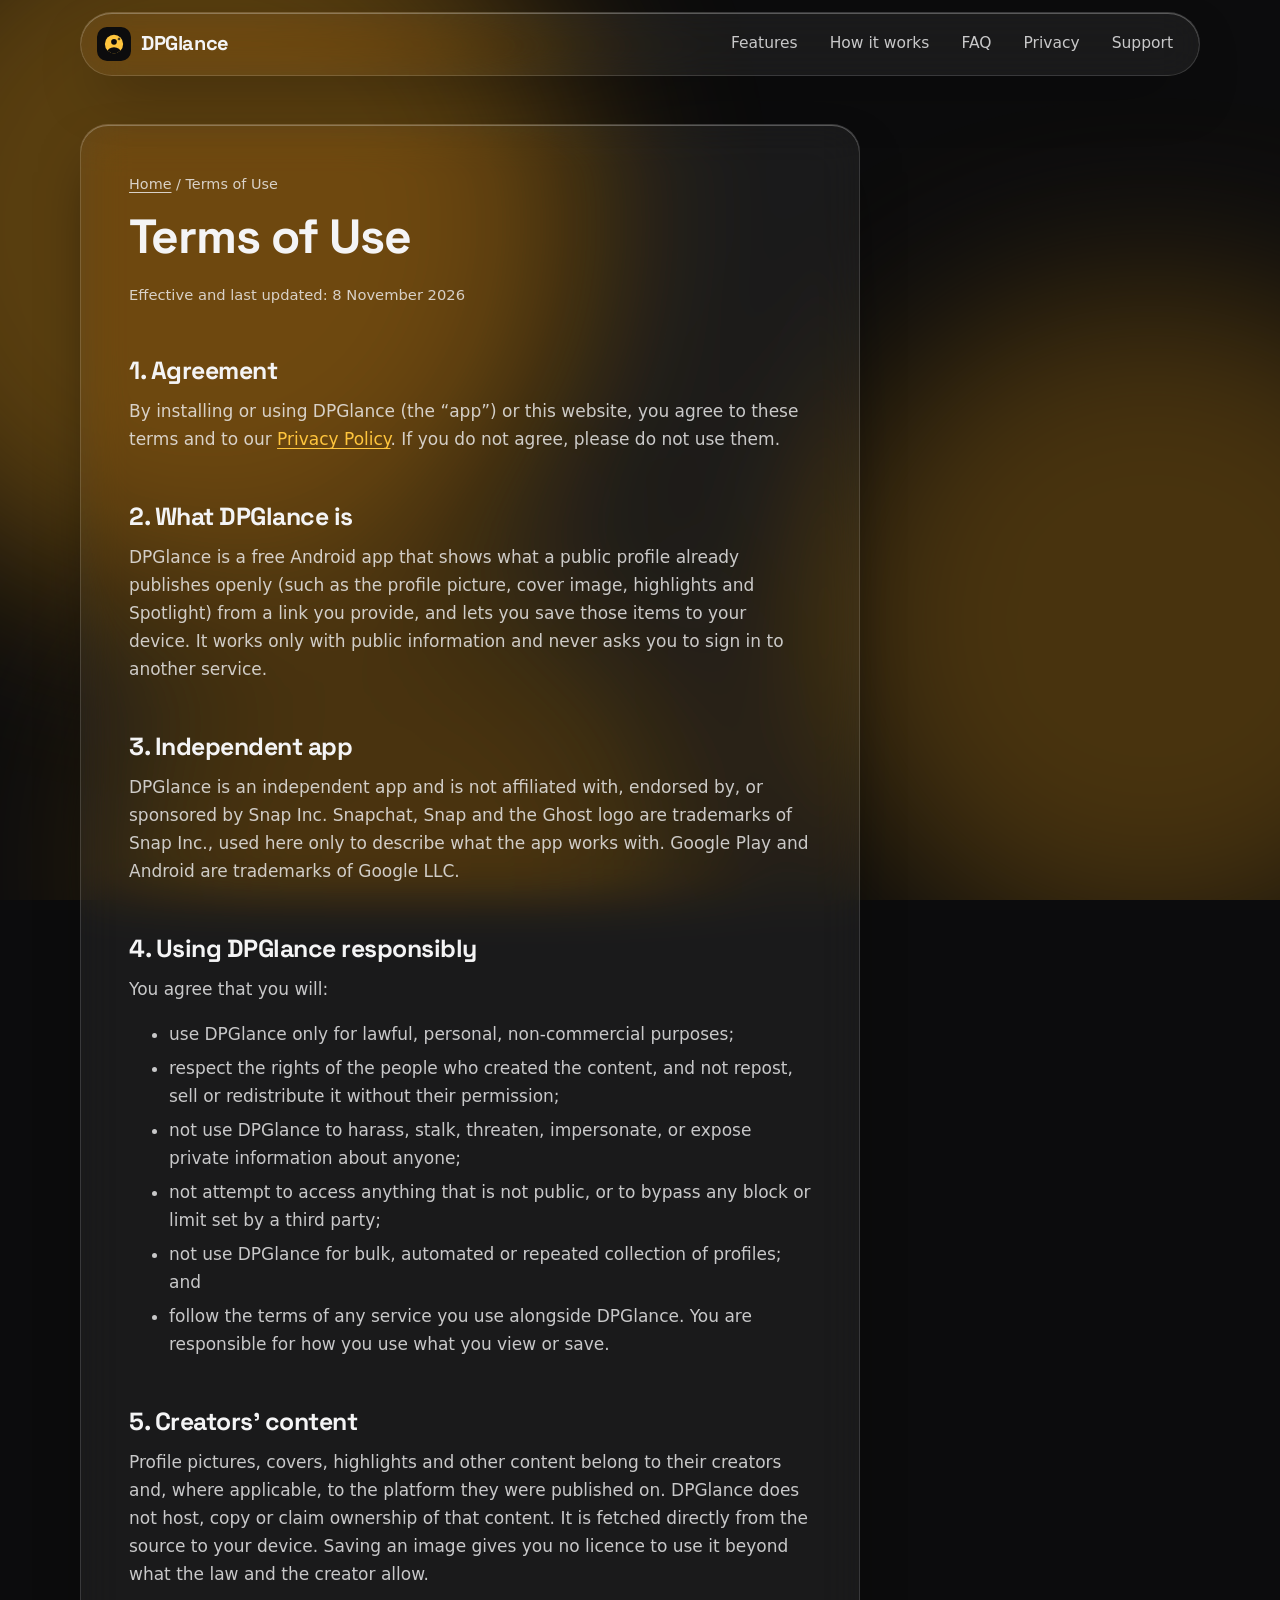
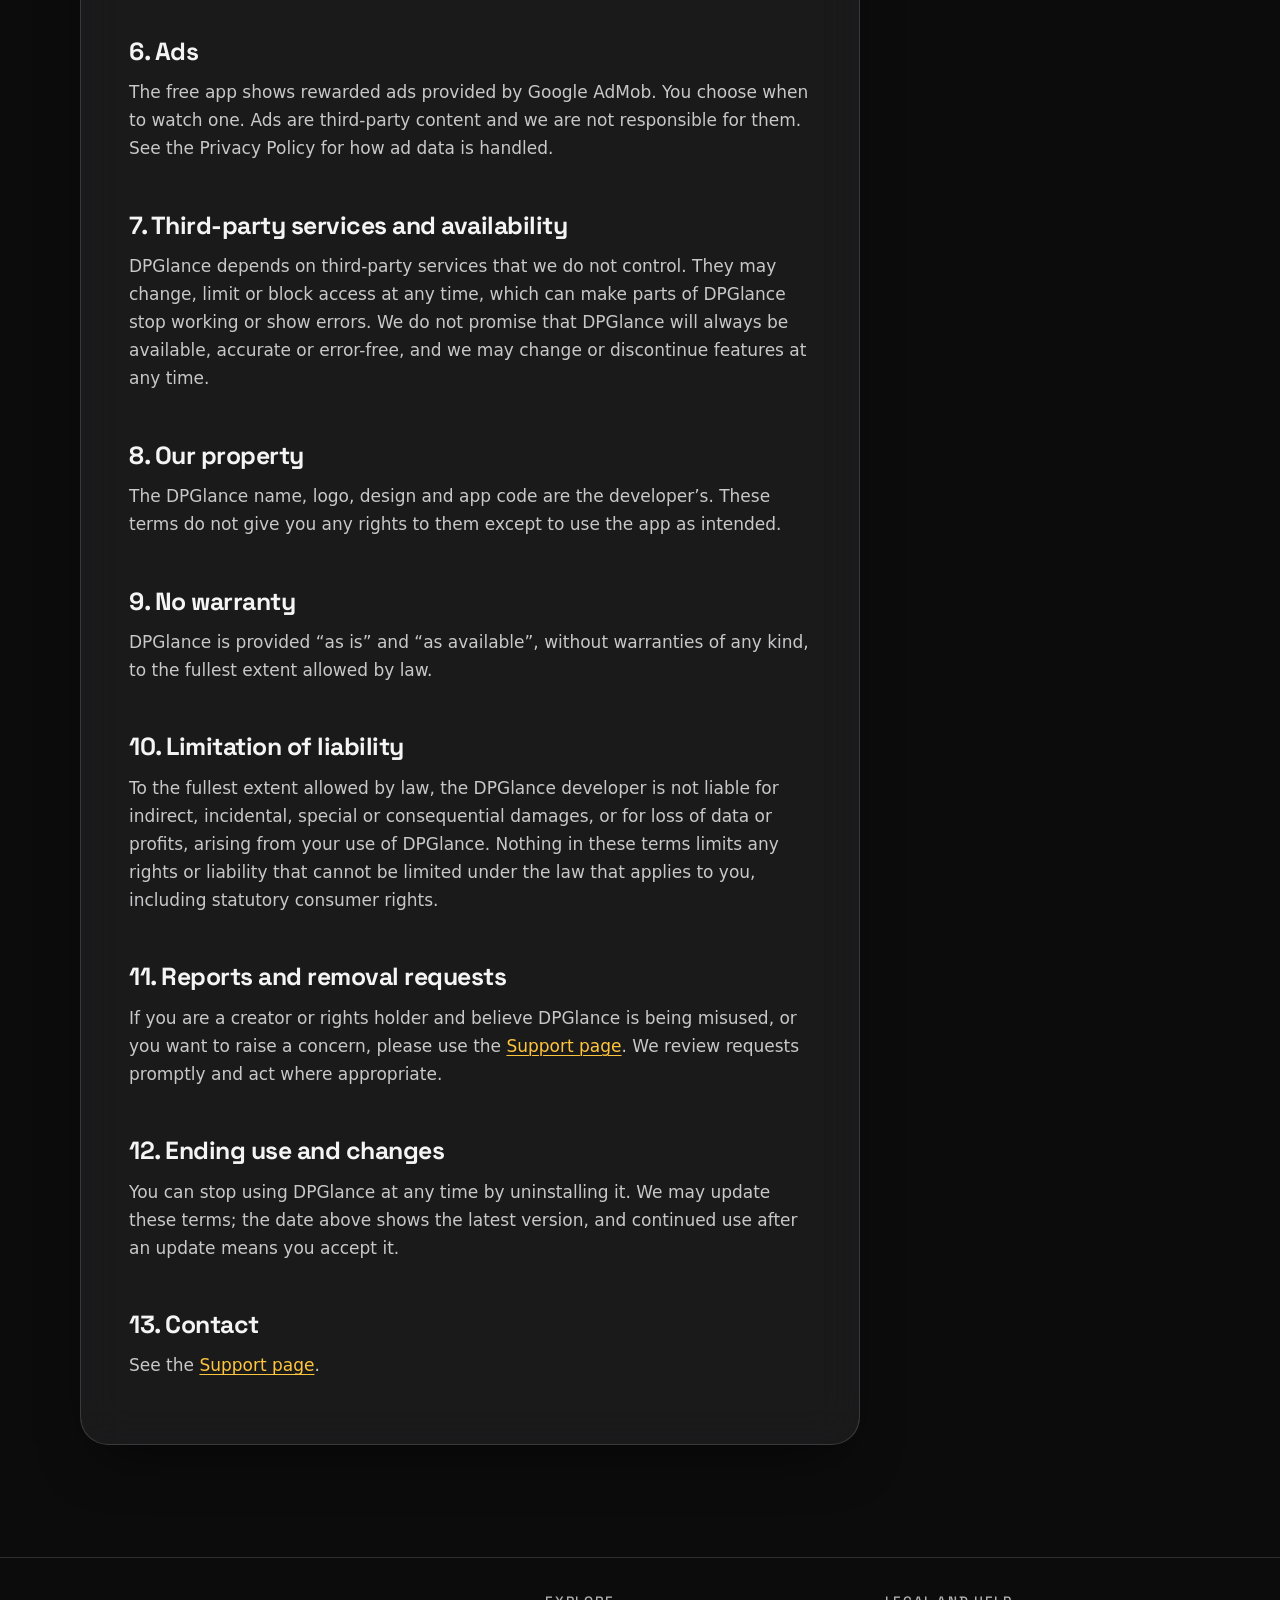
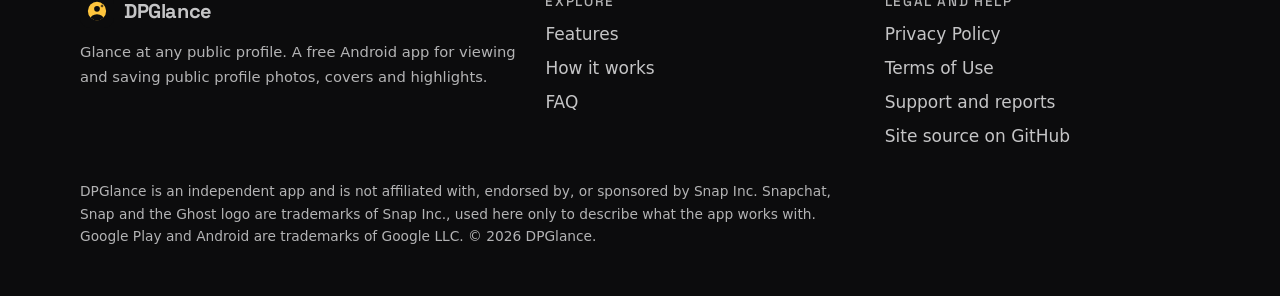
<file: docs/terms/index.html>
<!doctype html>
<html lang="en">
<head>
<meta charset="utf-8">
<meta name="viewport" content="width=device-width,initial-scale=1">
<title>Terms of Use | DPGlance</title>
<meta name="description" content="The rules for using DPGlance: public content only, respect creators’ rights, no affiliation with Snap Inc., and how ads and availability work.">
<link rel="canonical" href="https://soham-tejani.github.io/dpglance/terms/">
<meta name="robots" content="index,follow,max-image-preview:large">
<meta name="theme-color" content="#0c0c0d">
<meta name="color-scheme" content="dark">
<meta property="og:type" content="website">
<meta property="og:site_name" content="DPGlance">
<meta property="og:title" content="Terms of Use | DPGlance">
<meta property="og:description" content="The rules for using DPGlance: public content only, respect creators’ rights, no affiliation with Snap Inc., and how ads and availability work.">
<meta property="og:url" content="https://soham-tejani.github.io/dpglance/terms/">
<meta property="og:image" content="https://soham-tejani.github.io/dpglance/assets/img/og-image.png">
<meta property="og:image:width" content="1200">
<meta property="og:image:height" content="630">
<meta property="og:image:alt" content="DPGlance app icon, an amber profile avatar with a dark sparkle, on a dark glass background">
<meta property="og:locale" content="en_US">
<meta name="twitter:card" content="summary_large_image">
<meta name="twitter:title" content="Terms of Use | DPGlance">
<meta name="twitter:description" content="The rules for using DPGlance: public content only, respect creators’ rights, no affiliation with Snap Inc., and how ads and availability work.">
<meta name="twitter:image" content="https://soham-tejani.github.io/dpglance/assets/img/og-image.png">
<meta name="twitter:image:alt" content="DPGlance app icon, an amber profile avatar with a dark sparkle, on a dark glass background">
<link rel="icon" href="../assets/img/favicon.svg" type="image/svg+xml">
<link rel="icon" href="../favicon.ico" sizes="48x48">
<link rel="apple-touch-icon" href="../assets/img/apple-touch-icon.png">
<link rel="manifest" href="../manifest.webmanifest">
<link rel="preload" href="../assets/fonts/space-grotesk.woff2" as="font" type="font/woff2" crossorigin>
<link rel="stylesheet" href="../assets/css/style.css">
<script type="application/ld+json">{"@context":"https://schema.org","@type":"BreadcrumbList","itemListElement":[{"@type":"ListItem","position":1,"name":"DPGlance","item":"https://soham-tejani.github.io/dpglance/"},{"@type":"ListItem","position":2,"name":"Terms of Use","item":"https://soham-tejani.github.io/dpglance/terms/"}]}</script>
</head><body>
<a class="skip" href="#main">Skip to content</a>
<div class="aurora" aria-hidden="true"><i></i><i></i><i></i></div>
<header class="site-header">
<div class="wrap">
<nav class="nav glass" aria-label="Main">
<a class="brand" href="../"><img src="../assets/img/logo.svg" width="34" height="34" alt="">DPGlance</a>
<button class="menu-btn" type="button" aria-expanded="false" aria-controls="menu">Menu</button>
<ul id="menu">
<li><a href="../#features">Features</a></li>
<li><a href="../#how">How it works</a></li>
<li><a href="../#faq">FAQ</a></li>
<li><a href="../privacy/">Privacy</a></li>
<li><a href="../support/">Support</a></li>
</ul>
</nav>
</div>
</header>

<main id="main" class="page">
<div class="wrap">
<article class="prose glass">
<p class="crumbs"><a href="../">Home</a> / Terms of Use</p>
<h1>Terms of Use</h1>
<p class="meta">Effective and last updated: 8 November 2026</p>

<h2>1. Agreement</h2>
<p>By installing or using DPGlance (the &ldquo;app&rdquo;) or this website, you agree to these terms and to our <a href="../privacy/">Privacy Policy</a>. If you do not agree, please do not use them.</p>

<h2>2. What DPGlance is</h2>
<p>DPGlance is a free Android app that shows what a public profile already publishes openly (such as the profile picture, cover image, highlights and Spotlight) from a link you provide, and lets you save those items to your device. It works only with public information and never asks you to sign in to another service.</p>

<h2>3. Independent app</h2>
<p>DPGlance is an independent app and is not affiliated with, endorsed by, or sponsored by Snap Inc. Snapchat, Snap and the Ghost logo are trademarks of Snap Inc., used here only to describe what the app works with. Google Play and Android are trademarks of Google LLC.</p>

<h2>4. Using DPGlance responsibly</h2>
<p>You agree that you will:</p>
<ul>
<li>use DPGlance only for lawful, personal, non-commercial purposes;</li>
<li>respect the rights of the people who created the content, and not repost, sell or redistribute it without their permission;</li>
<li>not use DPGlance to harass, stalk, threaten, impersonate, or expose private information about anyone;</li>
<li>not attempt to access anything that is not public, or to bypass any block or limit set by a third party;</li>
<li>not use DPGlance for bulk, automated or repeated collection of profiles; and</li>
<li>follow the terms of any service you use alongside DPGlance. You are responsible for how you use what you view or save.</li>
</ul>

<h2>5. Creators&rsquo; content</h2>
<p>Profile pictures, covers, highlights and other content belong to their creators and, where applicable, to the platform they were published on. DPGlance does not host, copy or claim ownership of that content. It is fetched directly from the source to your device. Saving an image gives you no licence to use it beyond what the law and the creator allow.</p>

<h2>6. Ads</h2>
<p>The free app shows rewarded ads provided by Google AdMob. You choose when to watch one. Ads are third-party content and we are not responsible for them. See the Privacy Policy for how ad data is handled.</p>

<h2>7. Third-party services and availability</h2>
<p>DPGlance depends on third-party services that we do not control. They may change, limit or block access at any time, which can make parts of DPGlance stop working or show errors. We do not promise that DPGlance will always be available, accurate or error-free, and we may change or discontinue features at any time.</p>

<h2>8. Our property</h2>
<p>The DPGlance name, logo, design and app code are the developer&rsquo;s. These terms do not give you any rights to them except to use the app as intended.</p>

<h2>9. No warranty</h2>
<p>DPGlance is provided &ldquo;as is&rdquo; and &ldquo;as available&rdquo;, without warranties of any kind, to the fullest extent allowed by law.</p>

<h2>10. Limitation of liability</h2>
<p>To the fullest extent allowed by law, the DPGlance developer is not liable for indirect, incidental, special or consequential damages, or for loss of data or profits, arising from your use of DPGlance. Nothing in these terms limits any rights or liability that cannot be limited under the law that applies to you, including statutory consumer rights.</p>

<h2>11. Reports and removal requests</h2>
<p>If you are a creator or rights holder and believe DPGlance is being misused, or you want to raise a concern, please use the <a href="../support/">Support page</a>. We review requests promptly and act where appropriate.</p>

<h2>12. Ending use and changes</h2>
<p>You can stop using DPGlance at any time by uninstalling it. We may update these terms; the date above shows the latest version, and continued use after an update means you accept it.</p>

<h2>13. Contact</h2>
<p>See the <a href="../support/">Support page</a>.</p>
</article>
</div>
</main>
<footer>
<div class="wrap foot">
<div>
<a class="brand" href="../"><img src="../assets/img/logo.svg" width="34" height="34" alt="">DPGlance</a>
<p class="meta" style="margin-top:12px">Glance at any public profile. A free Android app for viewing and saving public profile photos, covers and highlights.</p>
</div>
<div>
<h2>Explore</h2>
<ul>
<li><a href="../#features">Features</a></li>
<li><a href="../#how">How it works</a></li>
<li><a href="../#faq">FAQ</a></li>
</ul>
</div>
<div>
<h2>Legal and help</h2>
<ul>
<li><a href="../privacy/">Privacy Policy</a></li>
<li><a href="../terms/">Terms of Use</a></li>
<li><a href="../support/">Support and reports</a></li>
<li><a href="https://github.com/soham-tejani/dpglance" rel="noopener">Site source on GitHub</a></li>
</ul>
</div>
<p class="legal">DPGlance is an independent app and is not affiliated with, endorsed by, or sponsored by Snap Inc. Snapchat, Snap and the Ghost logo are trademarks of Snap Inc., used here only to describe what the app works with. Google Play and Android are trademarks of Google LLC. &copy; 2026 DPGlance.</p>
</div>
</footer>
<script src="../assets/js/main.js" defer></script>
</body>
</html>
</file>
<file: docs/assets/css/style.css>
@font-face{font-family:"Space Grotesk";src:url("../fonts/space-grotesk.woff2") format("woff2");font-weight:300 700;font-style:normal;font-display:swap}

:root{
  --bg:#0c0c0d;--tint:#18181a;--surface:#2a2a2d;
  --ink:#f4f4f5;--ink-2:rgba(244,244,245,.8);--ink-3:rgba(244,244,245,.72);--accent-text:#ffd978;
  --amber:#ffc53d;--amber-2:#ffd36b;--amber-deep:#7a5410;
  --glass:rgba(255,255,255,.06);--glass-strong:rgba(255,255,255,.1);--edge:rgba(255,255,255,.14);--edge-hi:rgba(255,255,255,.28);
  --radius:28px;--radius-sm:18px;--max:1120px;
  --display:"Space Grotesk",ui-rounded,system-ui,-apple-system,"Segoe UI",Roboto,sans-serif;
  --body:system-ui,-apple-system,"Segoe UI",Roboto,"Helvetica Neue",Arial,sans-serif;
}
*,*::before,*::after{box-sizing:border-box}
html{color-scheme:dark;scroll-behavior:smooth;-webkit-text-size-adjust:100%;scroll-padding-top:96px}
body{margin:0;background:var(--bg);color:var(--ink);font-family:var(--body);font-size:17px;line-height:1.65;min-height:100vh;overflow-x:hidden}
img,svg{max-width:100%;display:block}
a{color:var(--amber);text-underline-offset:3px;text-decoration-thickness:1px}
a:hover{color:var(--amber-2)}
:focus-visible{outline:3px solid var(--amber);outline-offset:3px;border-radius:8px}
.skip{position:absolute;left:12px;top:-80px;background:var(--amber);color:#0c0c0d;padding:10px 16px;border-radius:12px;font-weight:600;z-index:100;text-decoration:none}
.skip:focus{top:12px}
.sr-only{position:absolute;width:1px;height:1px;overflow:hidden;clip:rect(0 0 0 0);white-space:nowrap}

/* aurora backdrop: same orbs as the app */
.aurora{position:fixed;inset:0;z-index:-1;overflow:hidden;background:var(--bg);pointer-events:none}
.aurora i{position:absolute;border-radius:50%;filter:blur(90px);opacity:.55}
.aurora i:nth-child(1){width:60vw;height:60vw;max-width:760px;max-height:760px;left:-14vw;top:-12vw;background:var(--amber-deep);opacity:.7}
.aurora i:nth-child(2){width:52vw;height:52vw;max-width:680px;max-height:680px;right:-16vw;top:32vh;background:var(--amber-deep);opacity:.55}
.aurora i:nth-child(3){width:46vw;height:46vw;max-width:600px;max-height:600px;left:8vw;bottom:-20vw;background:var(--amber-deep);opacity:.4}

.wrap{width:min(var(--max),100% - 40px);margin-inline:auto}
h1,h2,h3{font-family:var(--display);font-weight:700;line-height:1.12;letter-spacing:-.02em;margin:0}
h1{font-size:clamp(2.4rem,6.4vw,4.6rem)}
h2{font-size:clamp(1.7rem,3.8vw,2.6rem)}
h3{font-size:1.2rem;letter-spacing:-.01em}
p{margin:0 0 1em}
.lead{font-size:clamp(1.05rem,2vw,1.25rem);color:var(--ink-2);max-width:56ch}
.eyebrow{font-family:var(--display);font-weight:500;font-size:.85rem;letter-spacing:.14em;text-transform:uppercase;color:var(--accent-text);margin:0 0 .9rem}
.grad{background:linear-gradient(100deg,var(--amber-2),var(--amber));-webkit-background-clip:text;background-clip:text;color:transparent}

/* glass */
.glass{background:rgba(24,24,26,.92);border:1px solid var(--edge);border-radius:var(--radius);box-shadow:0 1px 0 var(--edge-hi) inset,0 24px 60px -24px rgba(0,0,0,.7)}
@supports ((-webkit-backdrop-filter:blur(1px)) or (backdrop-filter:blur(1px))){
  .glass{background:var(--glass);-webkit-backdrop-filter:blur(22px) saturate(150%);backdrop-filter:blur(22px) saturate(150%)}
}

/* header */
.site-header{position:sticky;top:12px;z-index:50;margin-top:12px}
.nav{display:flex;align-items:center;gap:20px;padding:10px 12px 10px 16px;border-radius:999px}
.brand{display:flex;align-items:center;gap:10px;font-family:var(--display);font-weight:700;font-size:1.25rem;color:var(--ink);text-decoration:none;letter-spacing:-.02em}
.brand img{width:34px;height:34px;border-radius:10px}
.nav ul{display:flex;gap:4px;list-style:none;margin:0 0 0 auto;padding:0}
.nav ul a{display:block;padding:8px 14px;border-radius:999px;color:var(--ink-2);text-decoration:none;font-size:.97rem}
.nav ul a:hover,.nav ul a[aria-current="page"]{background:var(--glass-strong);color:var(--ink)}
.menu-btn{display:none;margin-left:auto;background:var(--glass-strong);color:var(--ink);border:1px solid var(--edge);border-radius:999px;padding:8px 16px;font:inherit;font-size:.95rem;cursor:pointer}

/* buttons and chips */
.btn{display:inline-flex;align-items:center;gap:10px;padding:14px 26px;border-radius:999px;font-weight:600;font-size:1rem;text-decoration:none;border:1px solid var(--edge);color:var(--ink);background:var(--glass-strong);transition:transform .15s ease,background .15s ease}
.btn:hover{transform:translateY(-2px);background:rgba(255,255,255,.16);color:var(--ink)}
.btn.primary{background:linear-gradient(180deg,var(--amber-2),var(--amber));color:#0c0c0d;border-color:transparent}
.btn.primary:hover{background:linear-gradient(180deg,#ffe08f,var(--amber-2));color:#0c0c0d}
.soon{display:inline-flex;align-items:center;gap:8px;padding:14px 22px;border-radius:999px;border:1px dashed var(--edge-hi);color:var(--ink-2);font-weight:500}
.dot{width:9px;height:9px;border-radius:50%;background:var(--amber);box-shadow:0 0 0 4px rgba(255,197,61,.2)}
.chips{display:flex;flex-wrap:wrap;gap:10px;list-style:none;padding:0;margin:26px 0 0}
.chips li{padding:7px 14px;border-radius:999px;border:1px solid var(--edge);background:var(--glass);font-size:.9rem;color:var(--ink-2)}

/* hero */
.hero{display:grid;grid-template-columns:1.1fr .9fr;gap:48px;align-items:center;padding:72px 0 56px}
.cta{display:flex;flex-wrap:wrap;gap:14px;margin-top:30px}

/* phone mockup (illustrative, built in CSS) */
.phone{width:min(330px,100%);margin-inline:auto;aspect-ratio:9/18.4;border-radius:44px;padding:10px;background:#050506;border:1px solid var(--edge-hi);box-shadow:0 40px 90px -30px rgba(255,107,74,.35),0 0 0 6px rgba(255,255,255,.03)}
.screen{position:relative;height:100%;border-radius:36px;overflow:hidden;background:var(--bg);padding:20px 16px;display:flex;flex-direction:column;align-items:center;gap:12px;font-size:13px}
.screen .orb{position:absolute;border-radius:50%;filter:blur(40px)}
.screen .o1{width:220px;height:220px;left:-60px;top:-50px;background:var(--amber-deep);opacity:.85}
.screen .o2{width:200px;height:200px;right:-70px;bottom:40px;background:var(--amber-deep);opacity:.7}
.screen>*:not(.orb){position:relative}
.bar{align-self:stretch;display:flex;align-items:center;gap:10px;font-family:var(--display);font-weight:700;font-size:15px}
.bar b{width:30px;height:30px;border-radius:50%;border:1px solid var(--edge-hi);background:var(--glass-strong);display:grid;place-items:center;font-weight:400}
.dp{width:112px;height:112px;border-radius:50%;padding:6px;border:2px solid var(--edge-hi);background:var(--glass)}
.dp span{display:block;width:100%;height:100%;border-radius:50%;background:radial-gradient(circle at 35% 30%,var(--amber-2),var(--amber) 70%,var(--amber-deep))}
.screen .name{font-family:var(--display);font-weight:700;font-size:19px;line-height:1.1;margin-top:2px}
.screen .handle{color:var(--ink-2);font-size:12px;margin-top:-6px}
.watch{align-self:stretch;text-align:center;padding:12px;border-radius:999px;background:linear-gradient(180deg,var(--amber-2),var(--amber));color:#0c0c0d;font-weight:600;font-size:13px}
.hint{color:var(--ink-3);font-size:11px;margin-top:-4px}
.cover{align-self:stretch;flex:1;min-height:0;border-radius:20px;border:1px solid var(--edge);background:linear-gradient(160deg,rgba(255,255,255,.1),rgba(255,255,255,.02));display:grid;place-items:center}
.cover svg{width:34px;height:34px;opacity:.85}
.hl{align-self:stretch;display:flex;gap:8px}
.hl i{flex:1;height:44px;border-radius:12px;border:1px solid var(--edge);background:var(--glass-strong)}
.caption{text-align:center;color:var(--ink-3);font-size:.8rem;margin-top:14px}

/* sections */
section{padding:56px 0}
.head{max-width:62ch;margin-bottom:34px}
.grid{display:grid;gap:18px;grid-template-columns:repeat(3,minmax(0,1fr))}
@media (max-width:980px){.grid{grid-template-columns:repeat(2,minmax(0,1fr))}}
@media (max-width:620px){.grid{grid-template-columns:minmax(0,1fr)}}
.card{padding:26px;border-radius:var(--radius-sm)}
.card h3{margin:14px 0 8px}
.card p{margin:0;color:var(--ink-2);font-size:.98rem}
.ico{width:46px;height:46px;border-radius:14px;display:grid;place-items:center;background:linear-gradient(135deg,rgba(255,197,61,.22),rgba(255,107,74,.22));border:1px solid var(--edge)}
.ico svg{width:24px;height:24px;stroke:var(--amber);fill:none;stroke-width:1.8;stroke-linecap:round;stroke-linejoin:round}
.steps{counter-reset:s;display:grid;gap:18px;grid-template-columns:repeat(auto-fit,minmax(240px,1fr));list-style:none;padding:0;margin:0}
.steps li{counter-increment:s;padding:26px;border-radius:var(--radius-sm)}
.steps li::before{content:counter(s);display:grid;place-items:center;width:40px;height:40px;border-radius:50%;background:var(--amber);color:#0c0c0d;font-family:var(--display);font-weight:700;margin-bottom:14px}
.steps h3{margin-bottom:6px}.steps p{margin:0;color:var(--ink-2);font-size:.98rem}
.split{display:grid;gap:22px;grid-template-columns:1fr 1fr}
.panel{padding:32px;border-radius:var(--radius)}
.panel ul{margin:12px 0 0;padding-left:1.2em;color:var(--ink-2)}
.panel li{margin:6px 0}

/* faq */
.faq{display:grid;gap:12px;max-width:820px}
.faq details{border-radius:var(--radius-sm);padding:0 22px}
.faq summary{cursor:pointer;list-style:none;padding:18px 0;font-weight:600;font-family:var(--display);font-size:1.08rem;display:flex;justify-content:space-between;gap:16px}
.faq summary::-webkit-details-marker{display:none}
.faq summary::after{content:"+";color:var(--amber);font-size:1.4rem;line-height:1}
.faq details[open] summary::after{content:"\2212"}
.faq details p{color:var(--ink-2);padding-bottom:18px;margin:0}

/* prose pages */
.page{padding:48px 0 72px}
.prose{max-width:780px;padding:clamp(24px,5vw,48px)}
.prose h1{font-size:clamp(2rem,5vw,3rem);margin-bottom:.4em}
.prose h2{font-size:1.55rem;margin:2em 0 .5em}
.prose h3{margin:1.4em 0 .4em}
.prose p,.prose li{color:var(--ink-2)}
.prose li{margin:.35em 0}
.prose strong{color:var(--ink)}
.meta{color:var(--ink-3);font-size:.92rem}
.note{border:1px solid rgba(255,197,61,.35);background:rgba(255,197,61,.08);border-radius:var(--radius-sm);padding:16px 20px;margin:22px 0;color:var(--ink)}
.note p{color:var(--ink);margin:0}
.tbl{overflow-x:auto;margin:16px 0;border:1px solid var(--edge);border-radius:var(--radius-sm)}
table{border-collapse:collapse;width:100%;font-size:.95rem;min-width:560px}
th,td{text-align:left;padding:12px 14px;border-bottom:1px solid var(--edge);vertical-align:top;color:var(--ink-2)}
th{color:var(--ink);font-family:var(--display);background:var(--glass)}
tr:last-child td{border-bottom:0}
.crumbs{font-size:.9rem;color:var(--ink-3);margin-bottom:14px}
.crumbs a{color:var(--ink-2)}

/* footer */
footer{margin-top:40px;padding:36px 0 48px;border-top:1px solid var(--edge)}
.foot{display:grid;gap:24px;grid-template-columns:1.4fr 1fr 1fr}
.foot h2{font-size:.85rem;letter-spacing:.12em;text-transform:uppercase;color:var(--ink-3);margin-bottom:10px;font-weight:500}
.foot ul{list-style:none;margin:0;padding:0}.foot li{margin:6px 0}
.foot a{color:var(--ink-2);text-decoration:none}.foot a:hover{color:var(--amber)}
.legal{grid-column:1/-1;color:var(--ink-3);font-size:.86rem;max-width:90ch;margin:0}

.reveal{opacity:1;transform:none}
.js .reveal{opacity:0;transform:translateY(18px);transition:opacity .6s ease,transform .6s ease}
.js .reveal.in{opacity:1;transform:none}
@media (prefers-reduced-motion:reduce){html{scroll-behavior:auto}.js .reveal{opacity:1;transform:none;transition:none}.btn{transition:none}}

@media (max-width:860px){
  .hero{grid-template-columns:1fr;padding-top:40px;gap:36px}
  .split,.foot{grid-template-columns:1fr}
  .menu-btn{display:block}
  .nav{flex-wrap:wrap;border-radius:26px}
  .nav ul{display:none;flex-direction:column;width:100%;margin:6px 0 4px}
  .nav.open ul{display:flex}
  .nav ul a{padding:12px 14px}
}
@media (max-width:420px){body{font-size:16px}.btn,.soon{width:100%;justify-content:center}}
</file>
